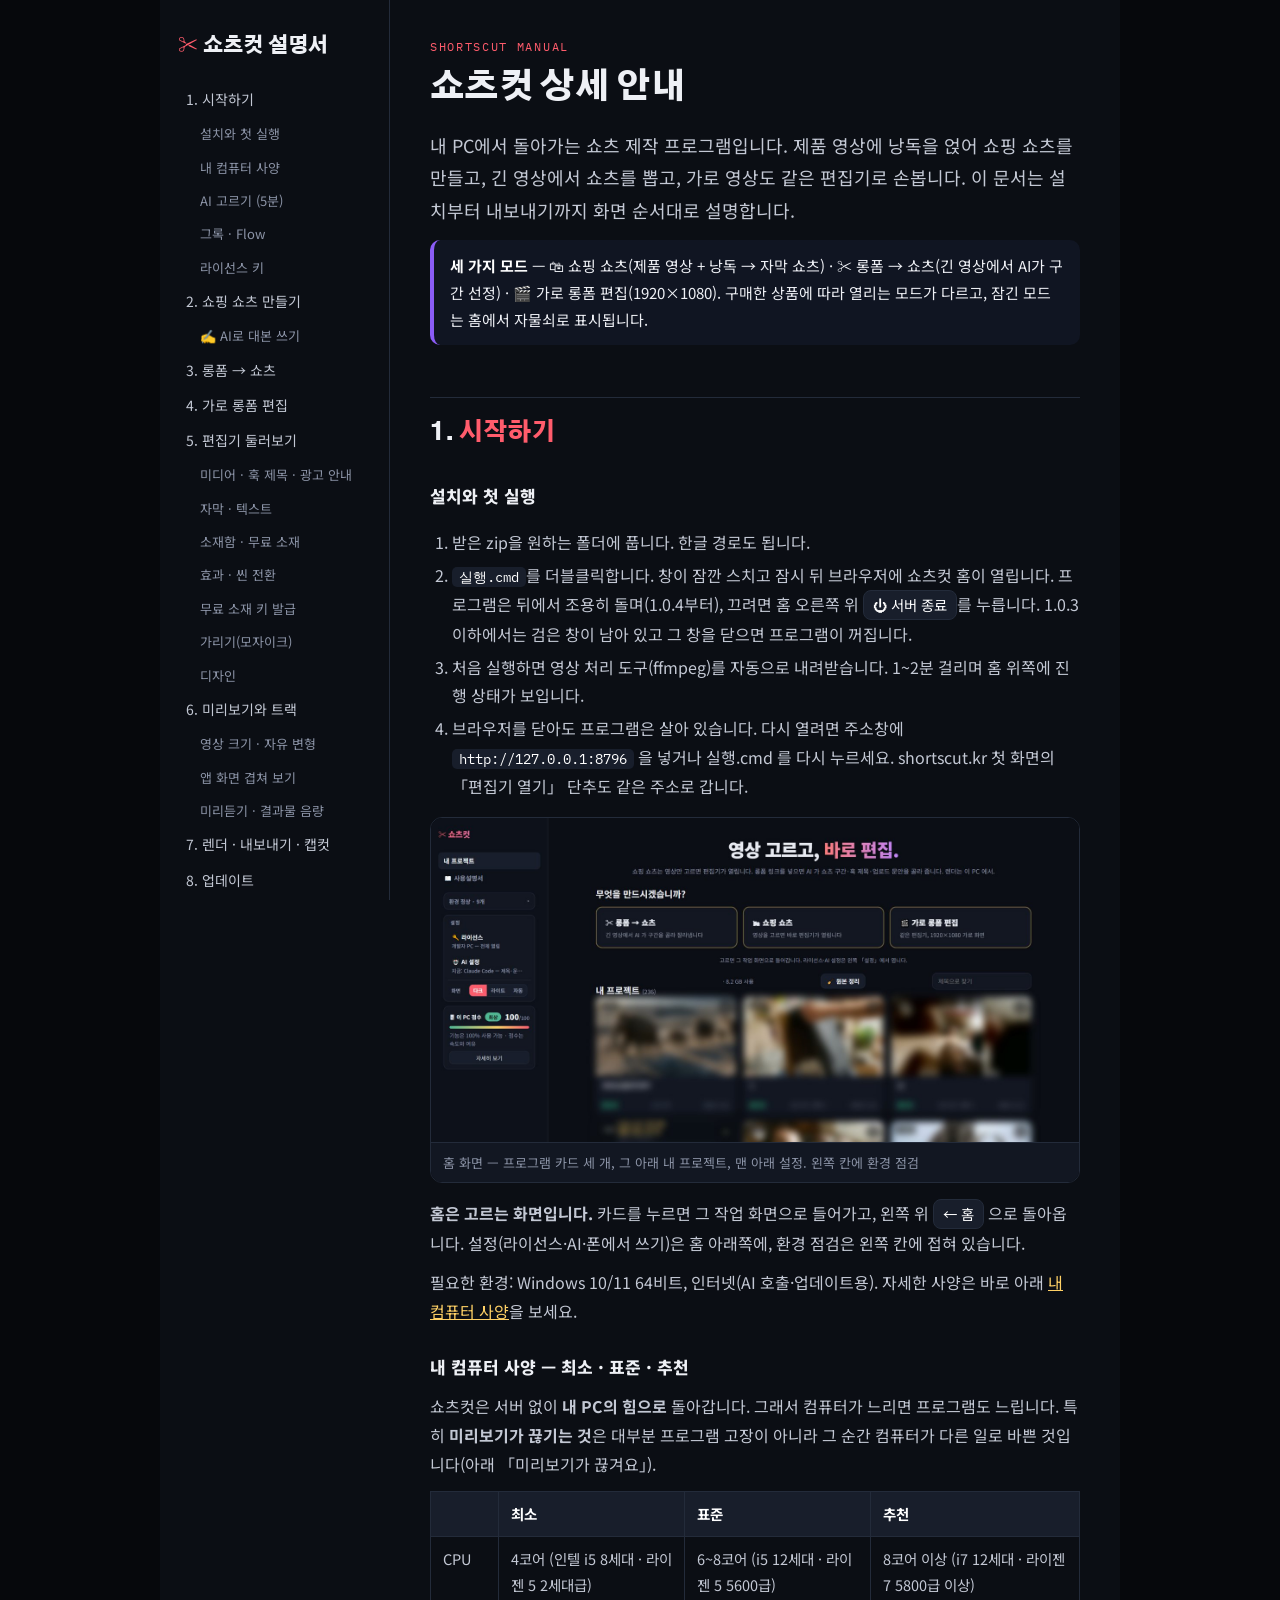
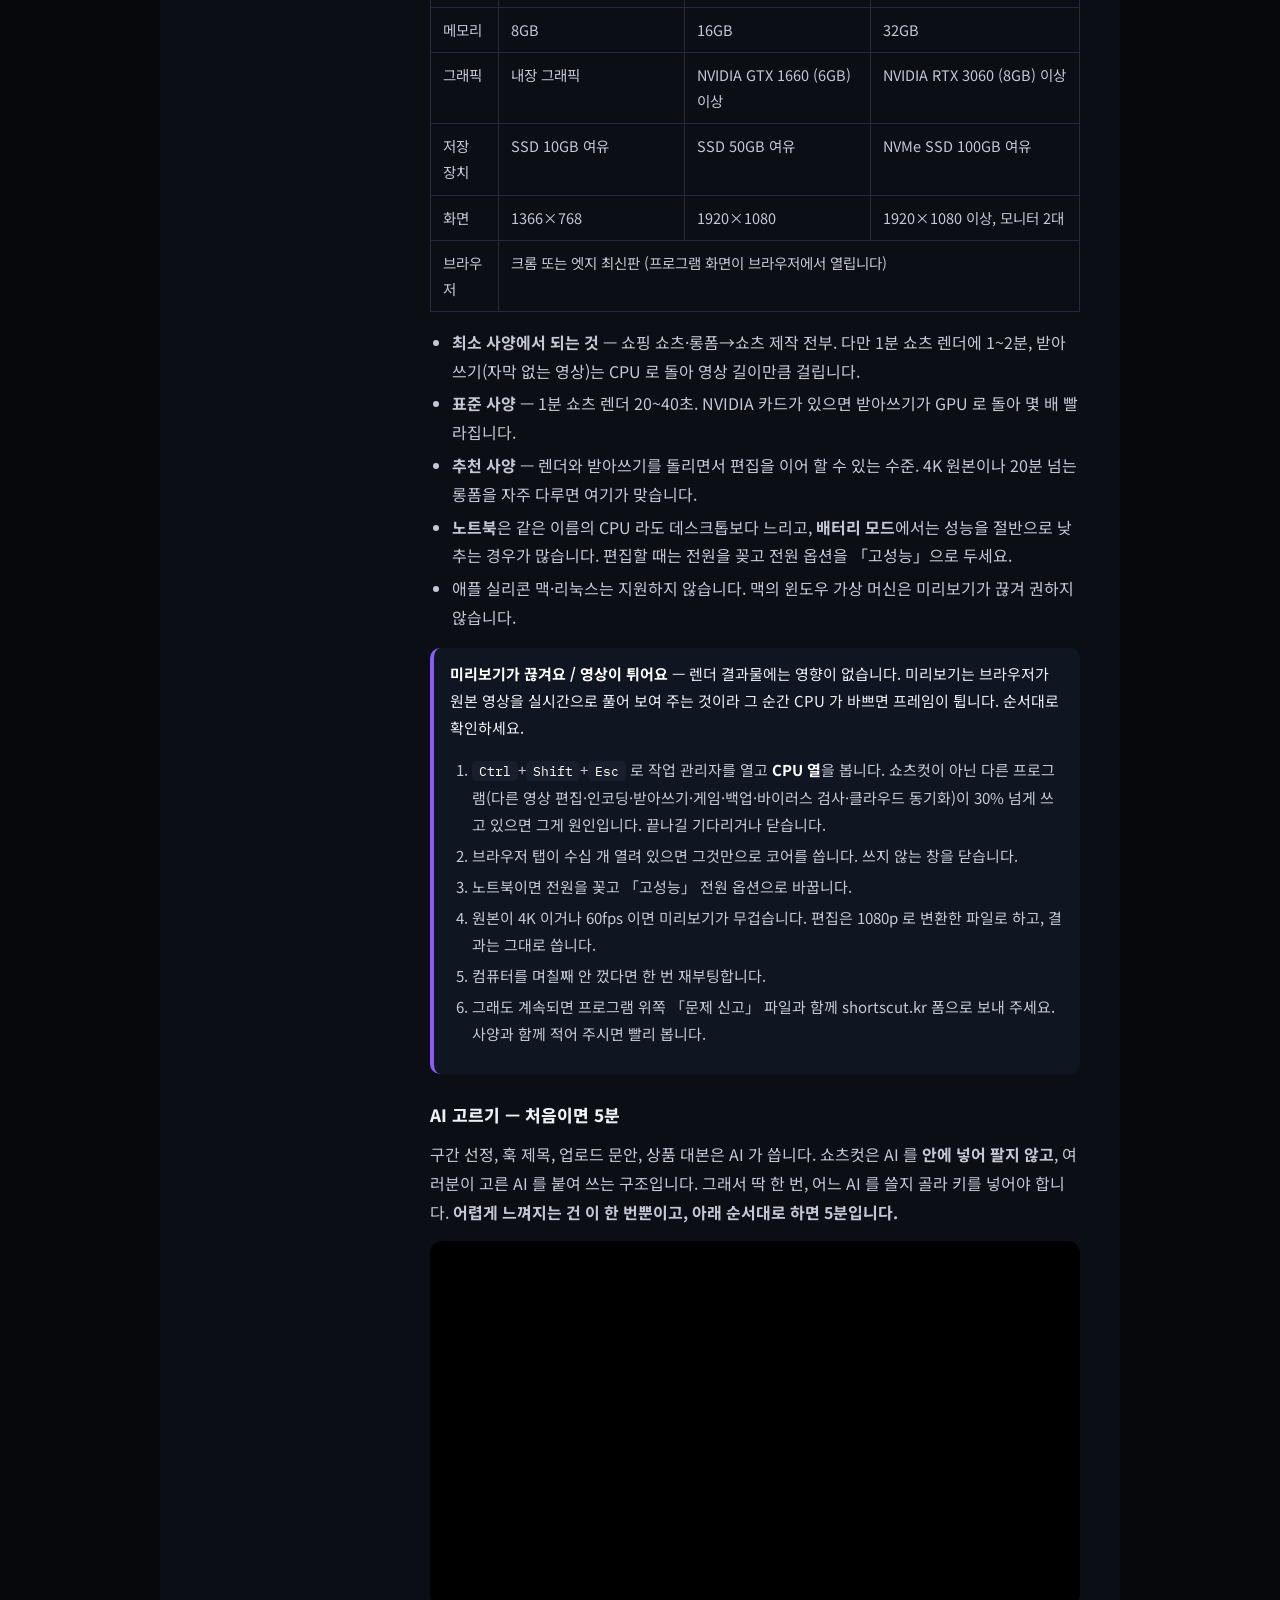
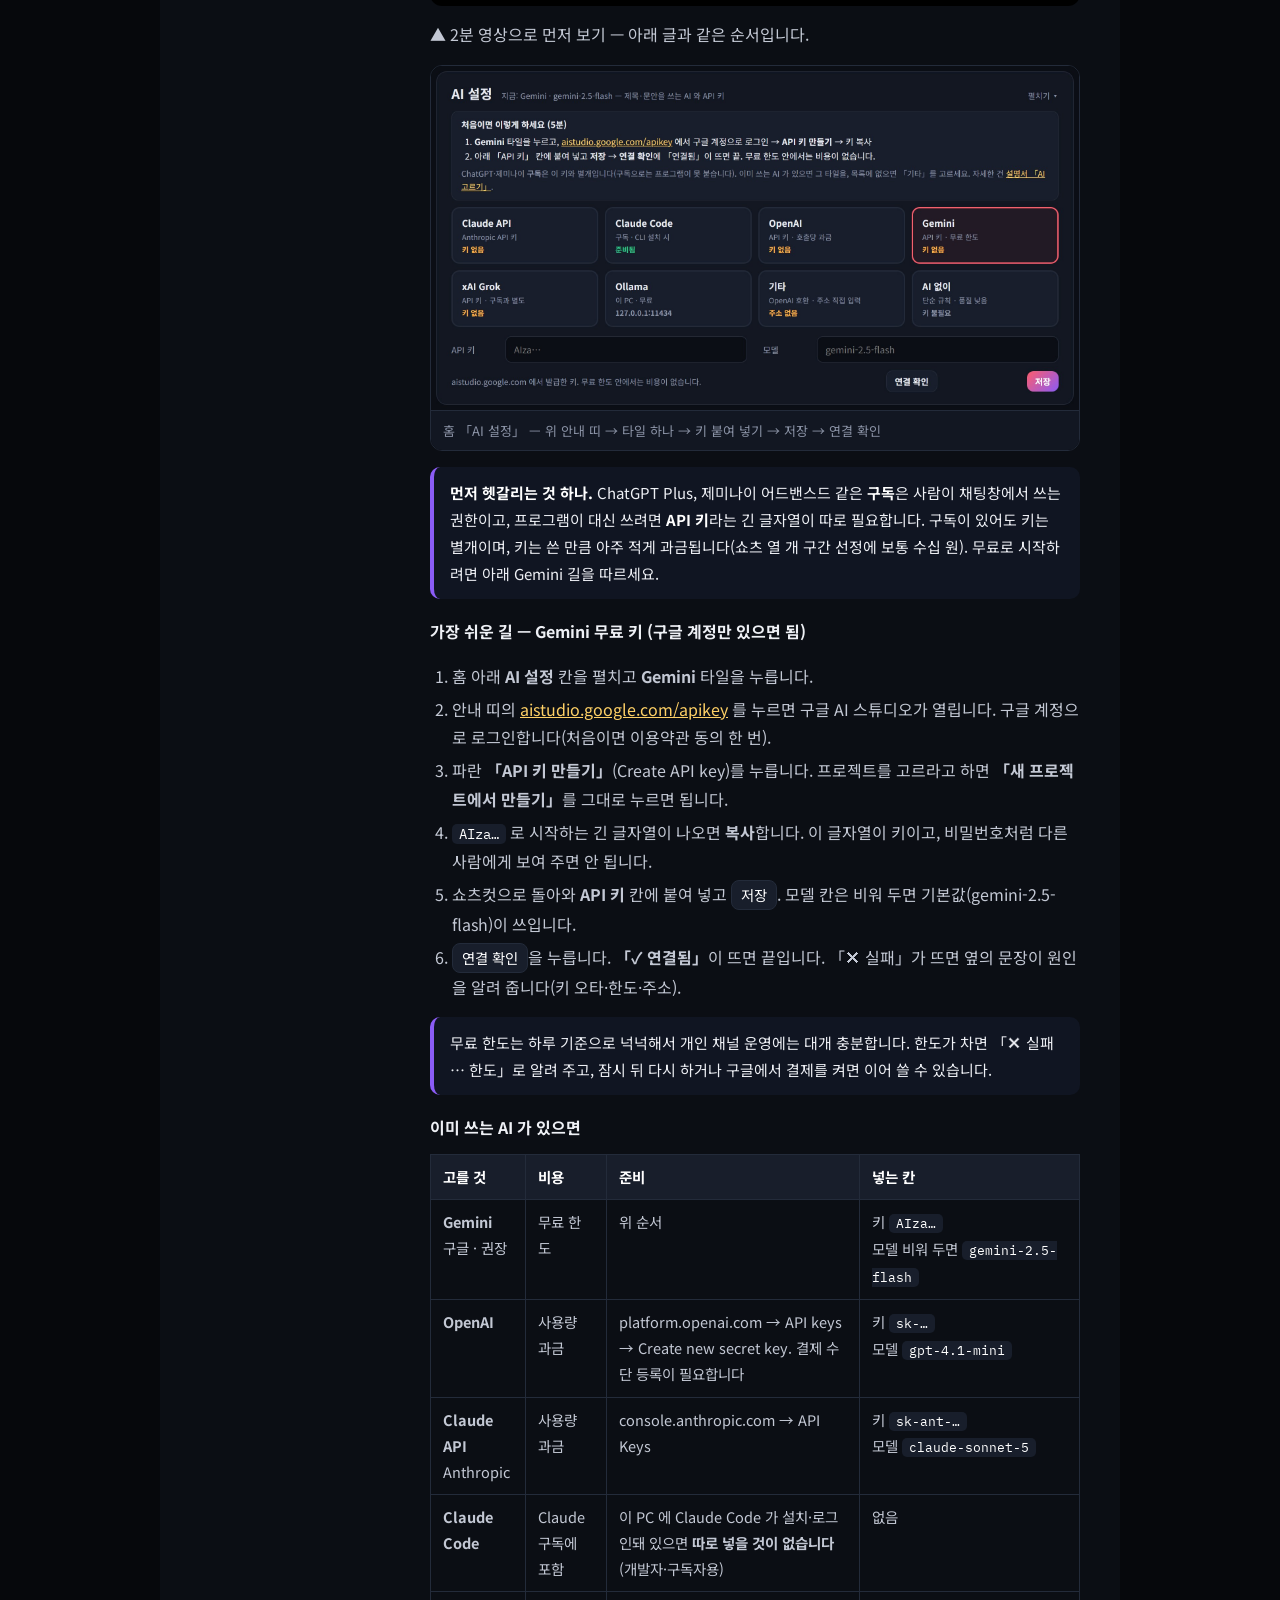
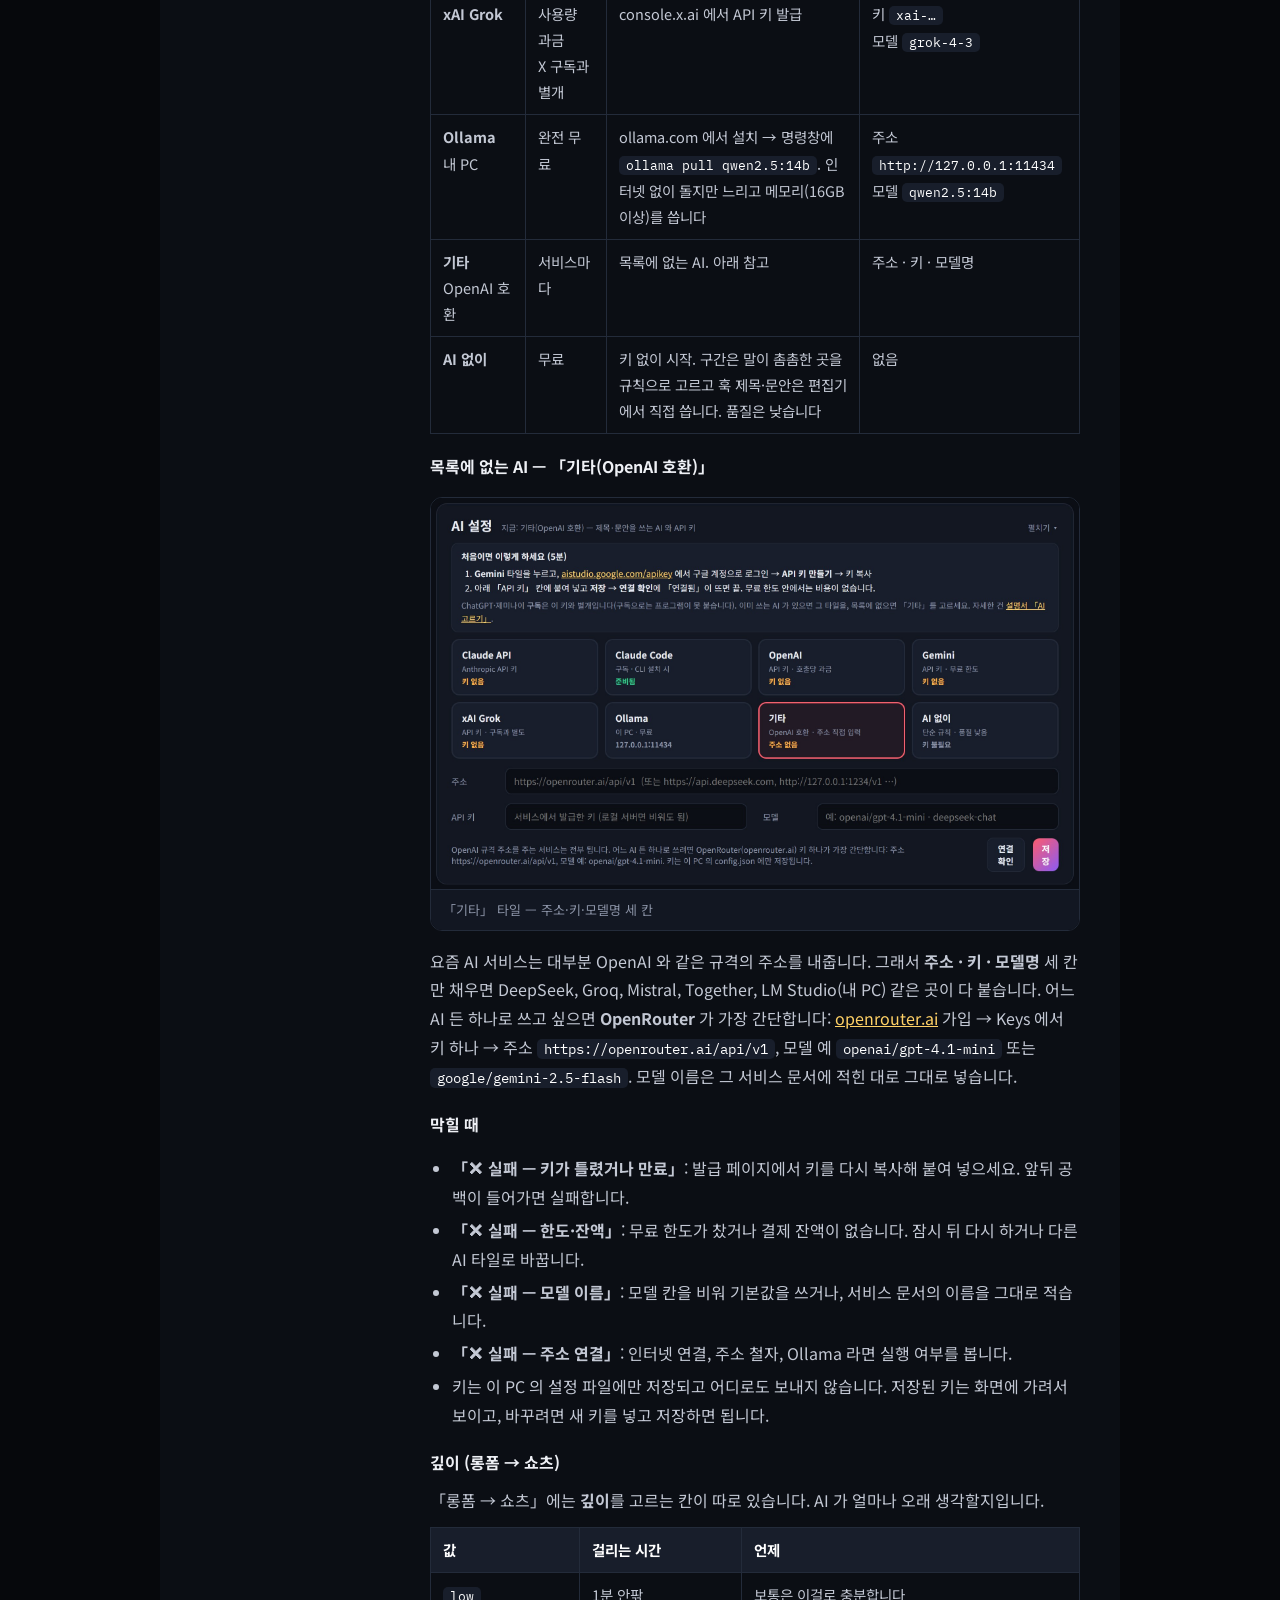
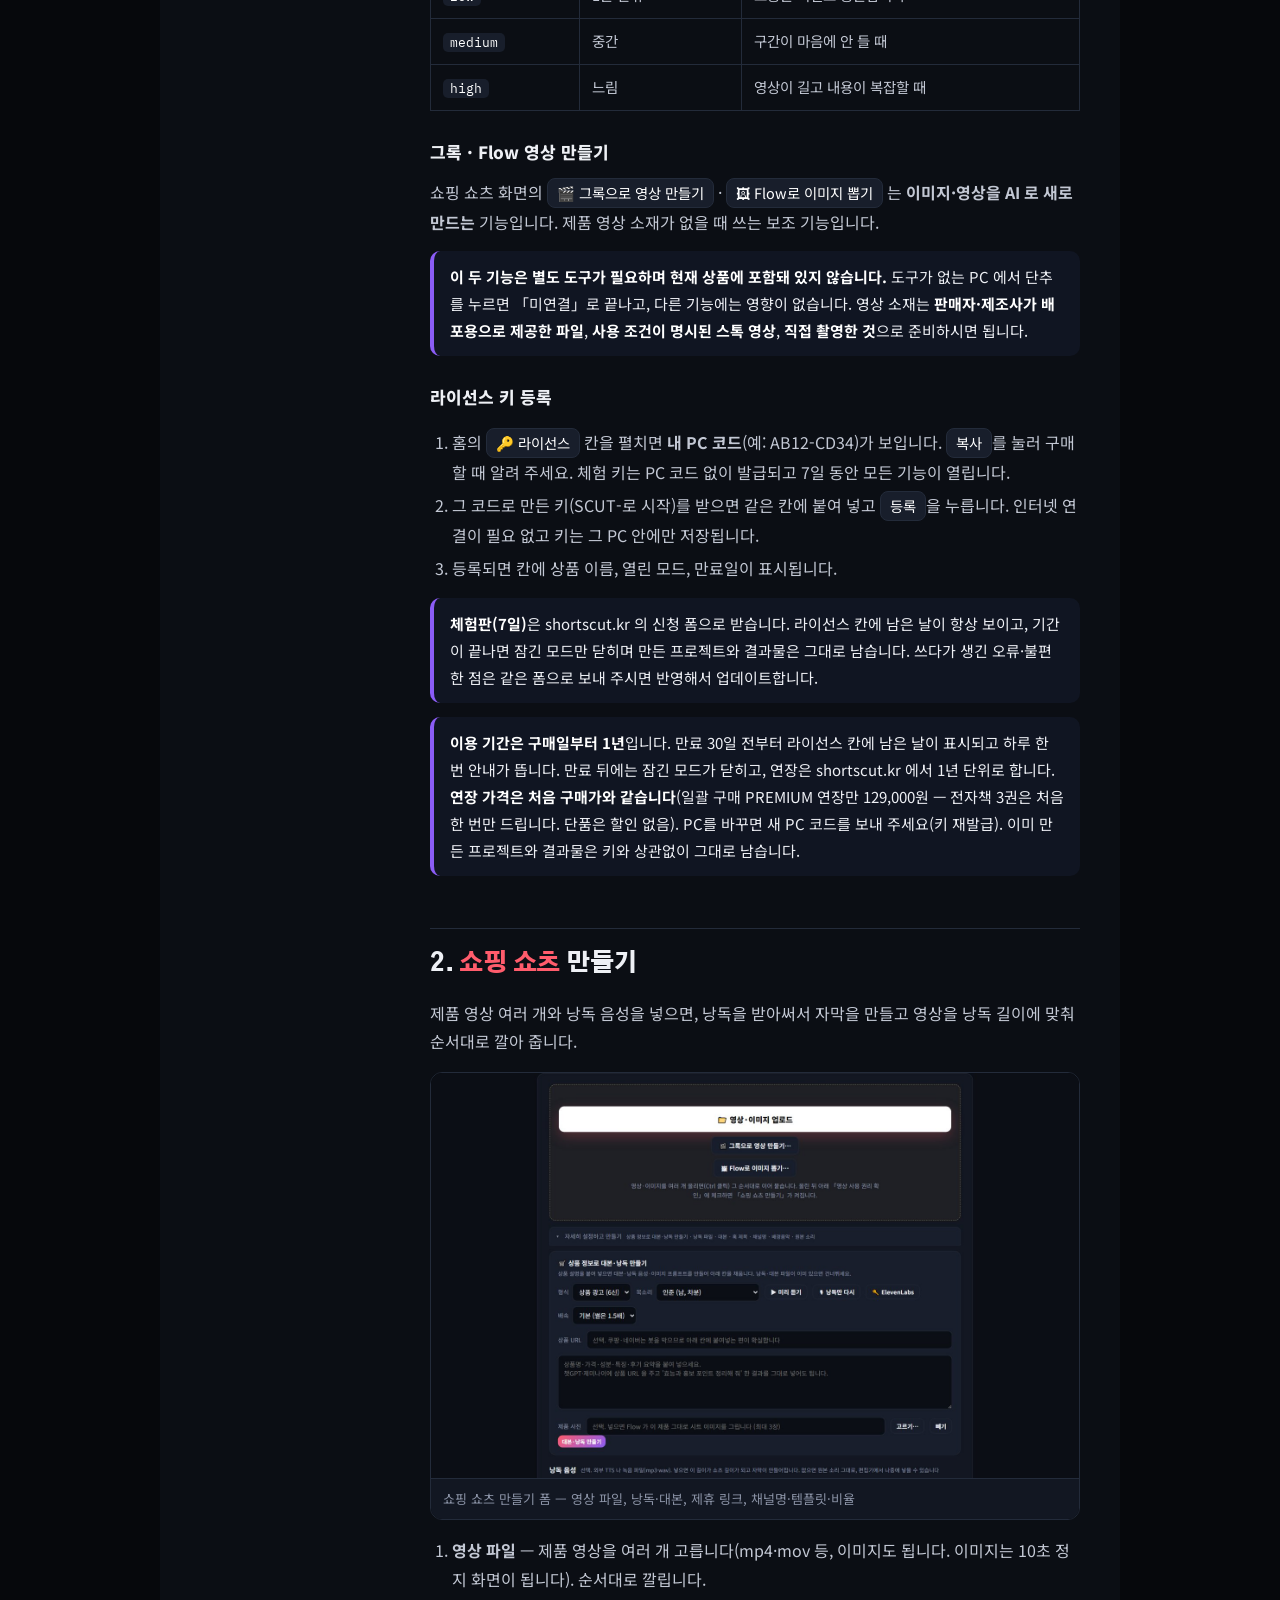
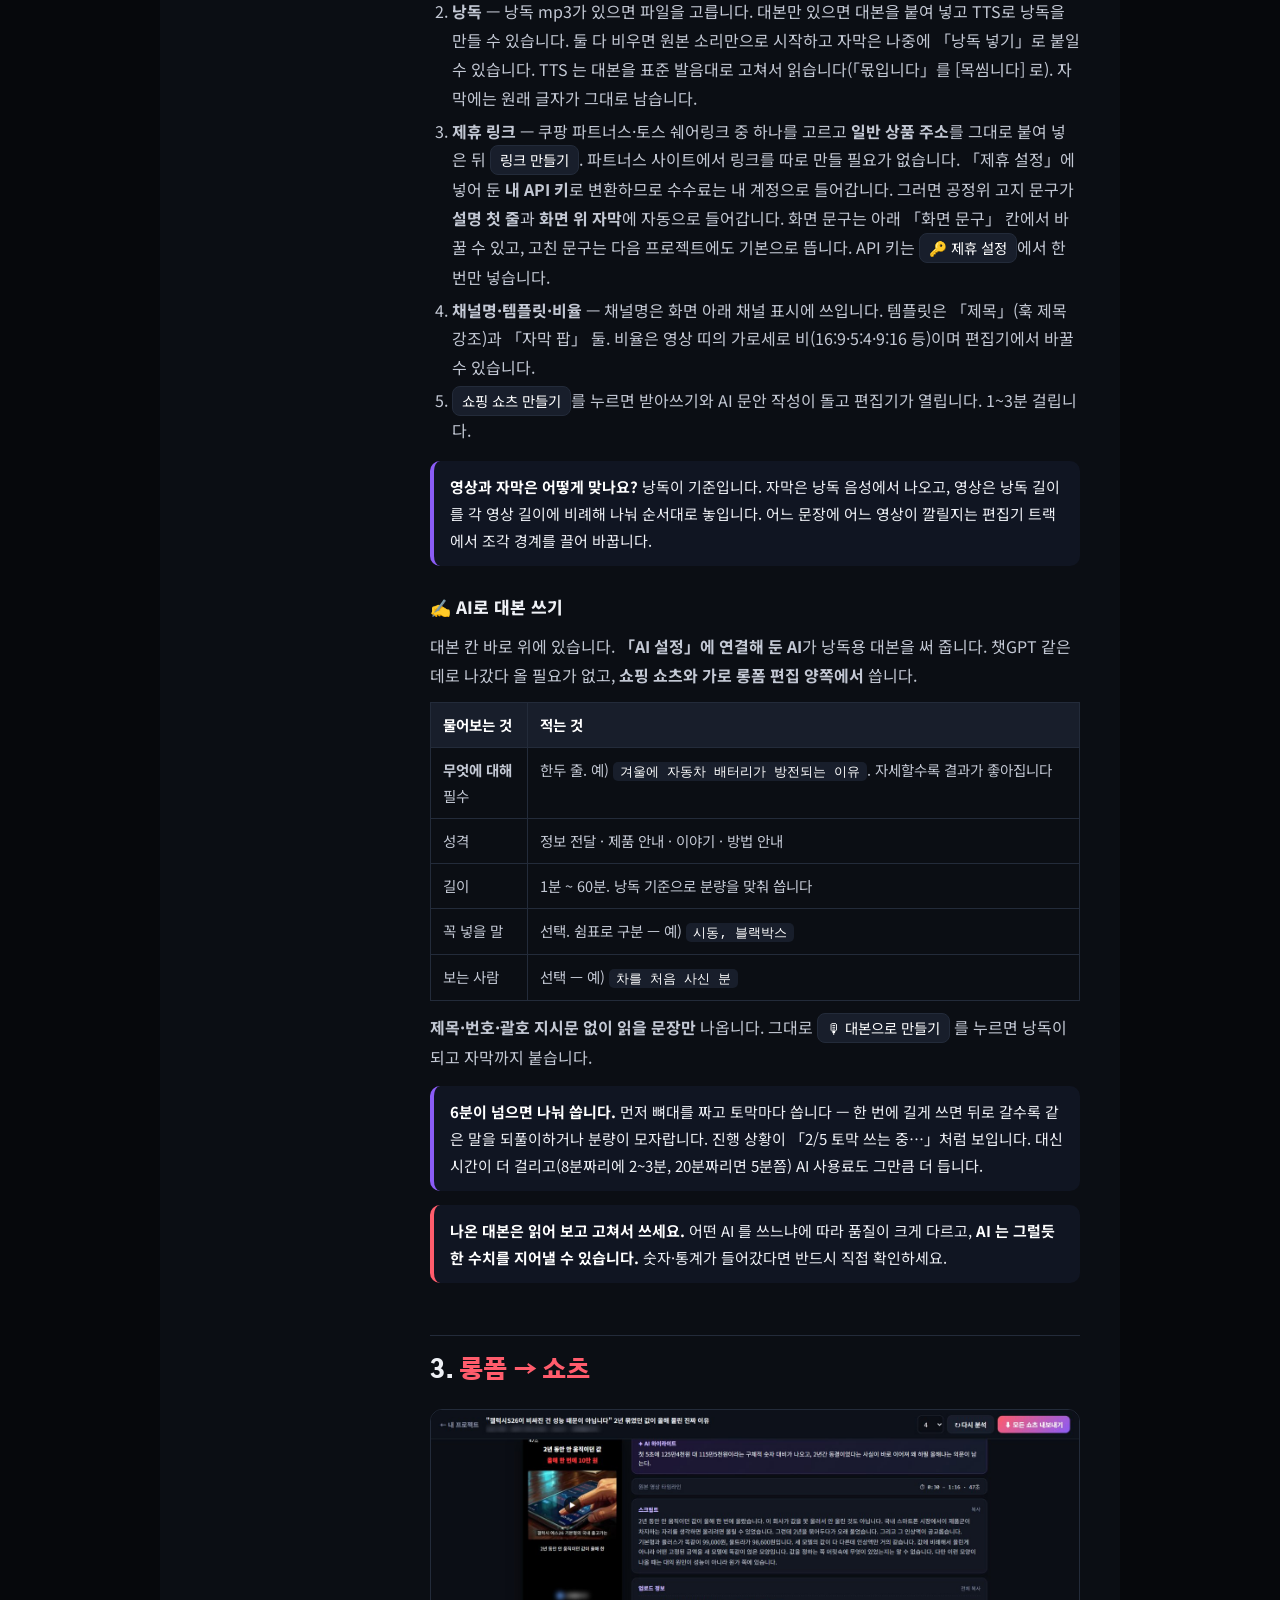
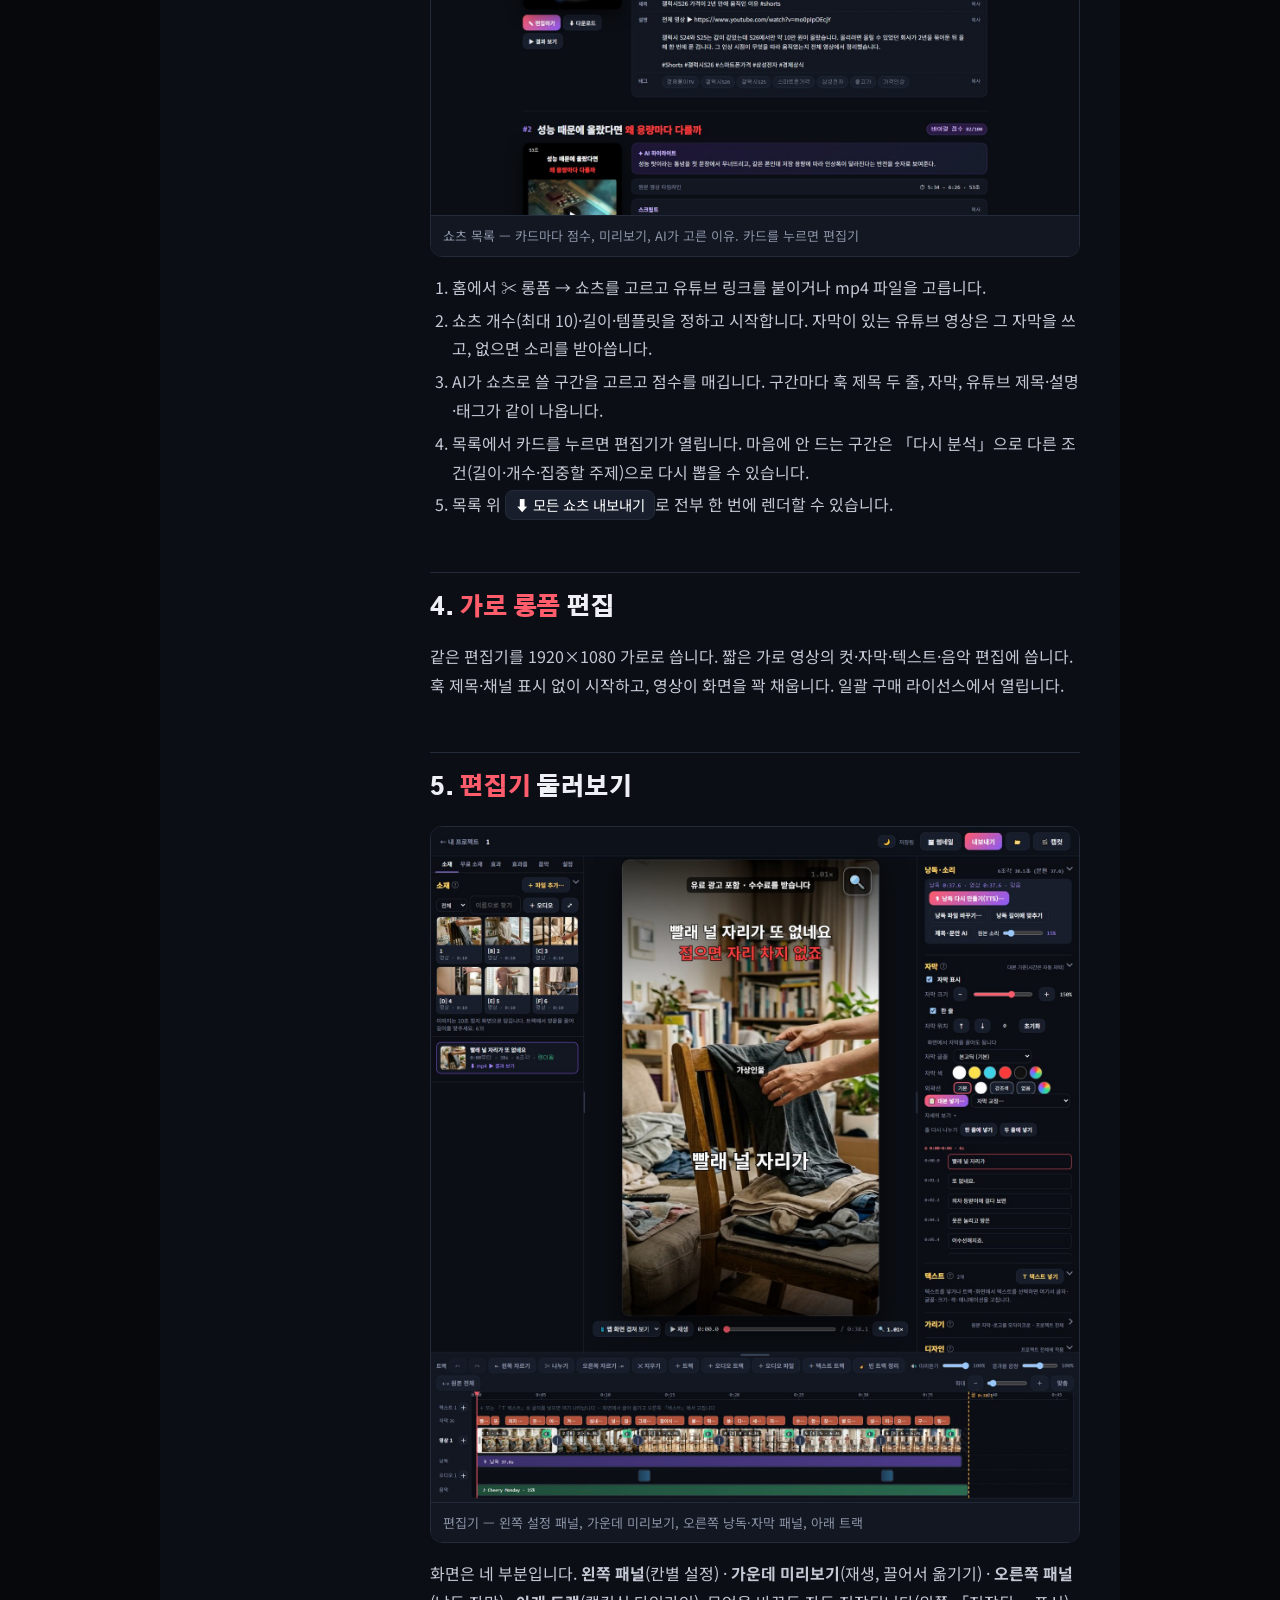
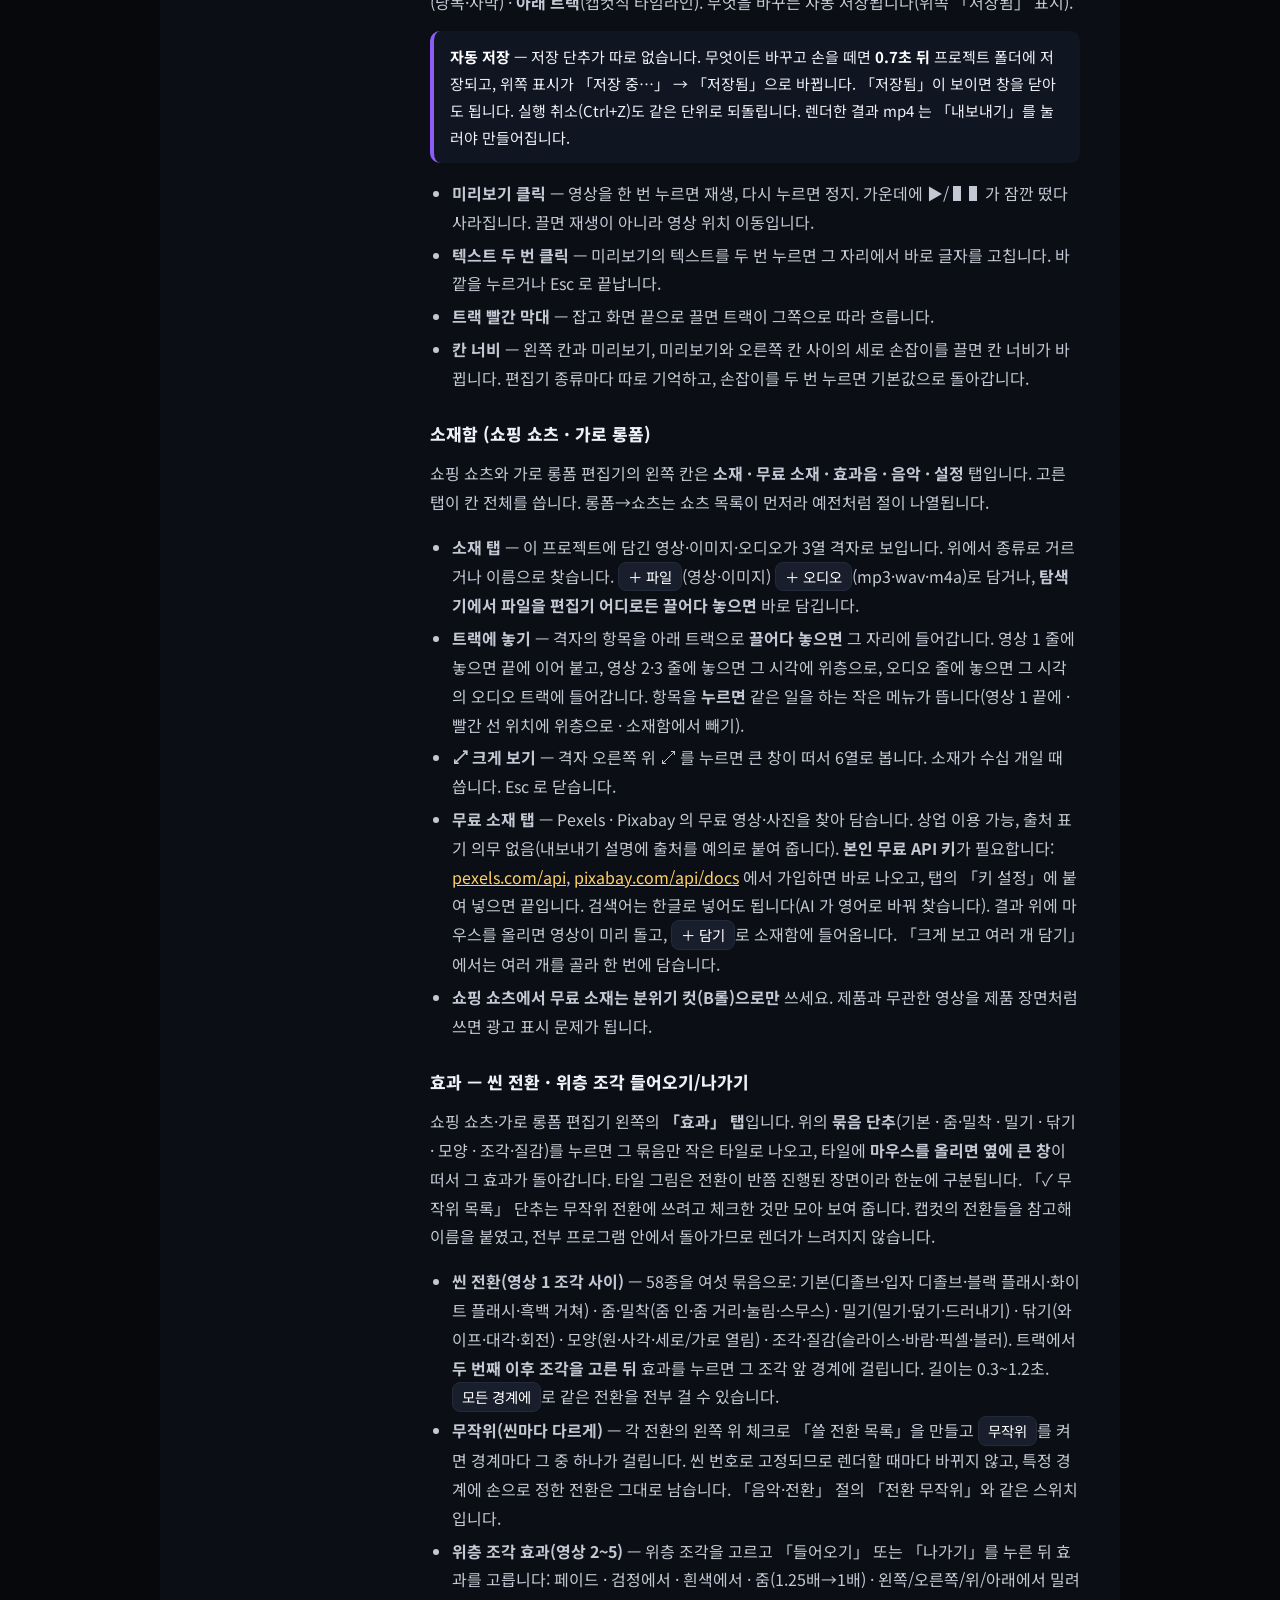
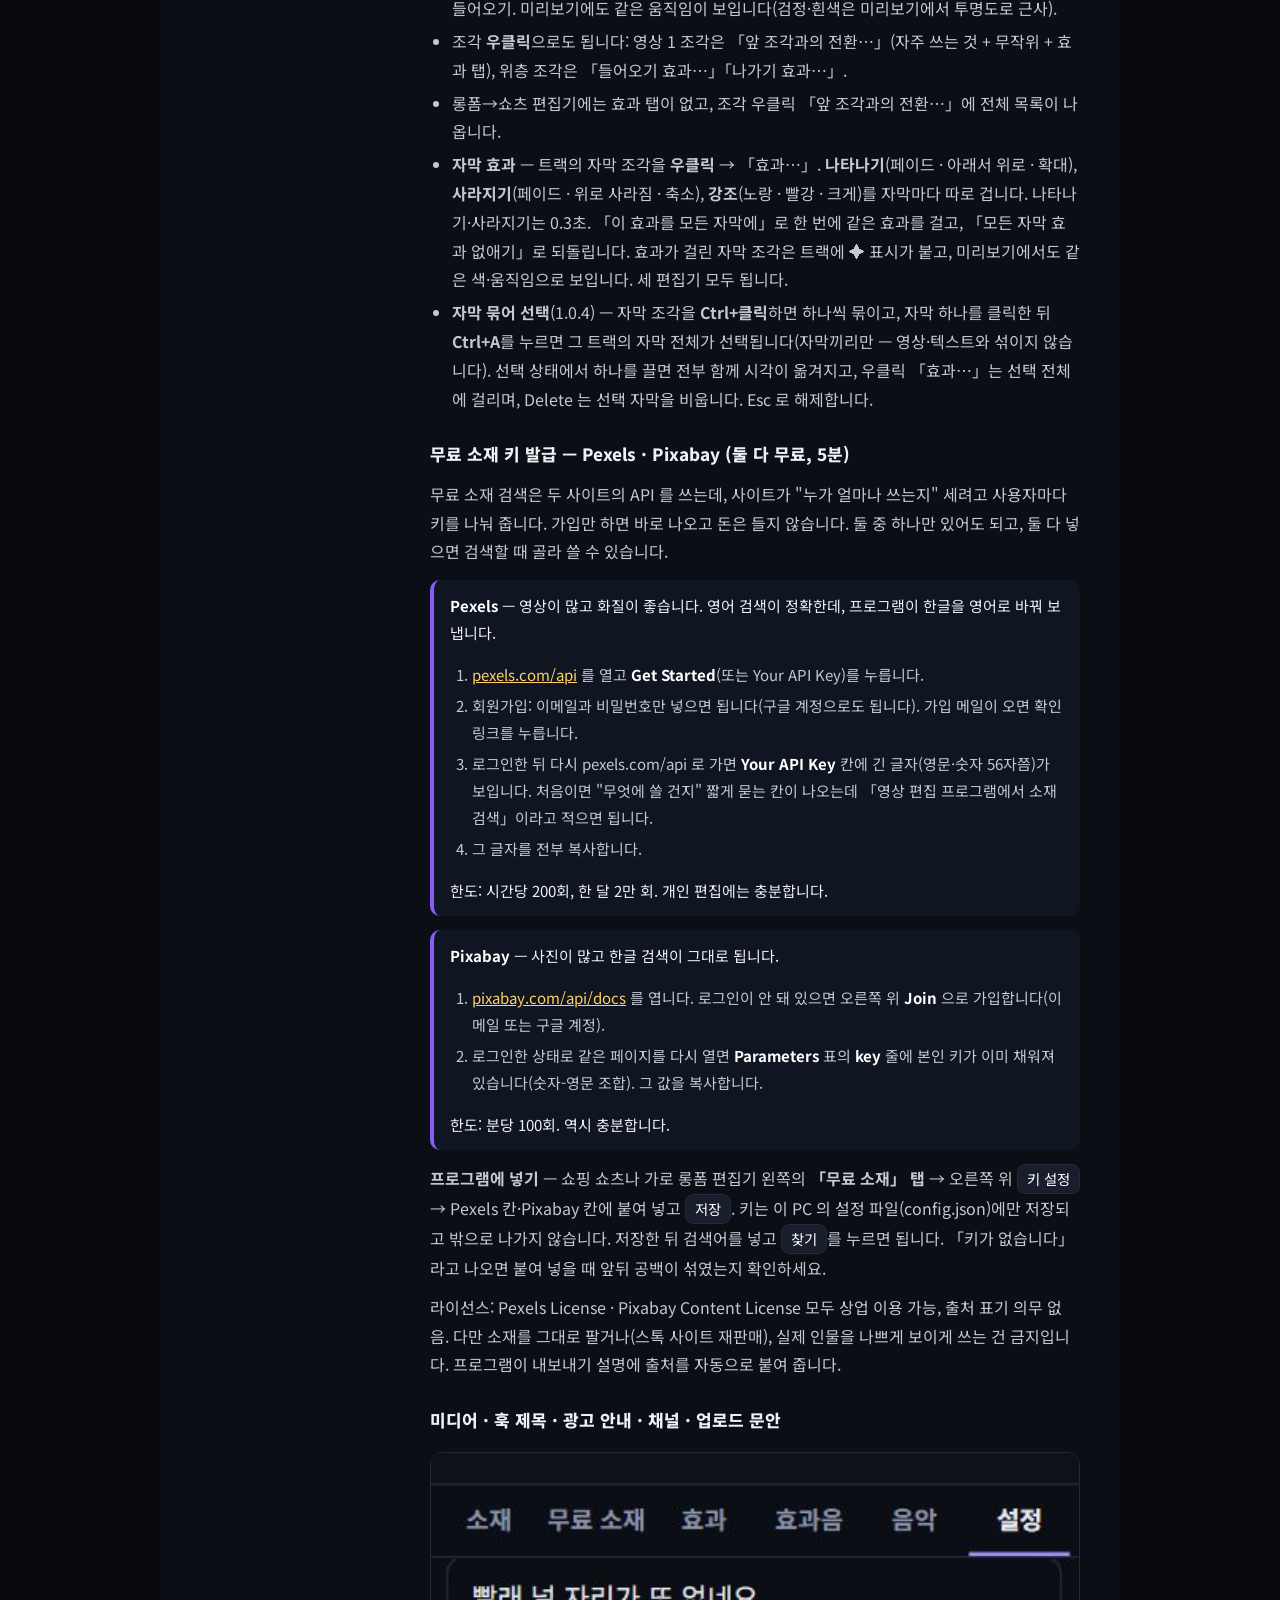
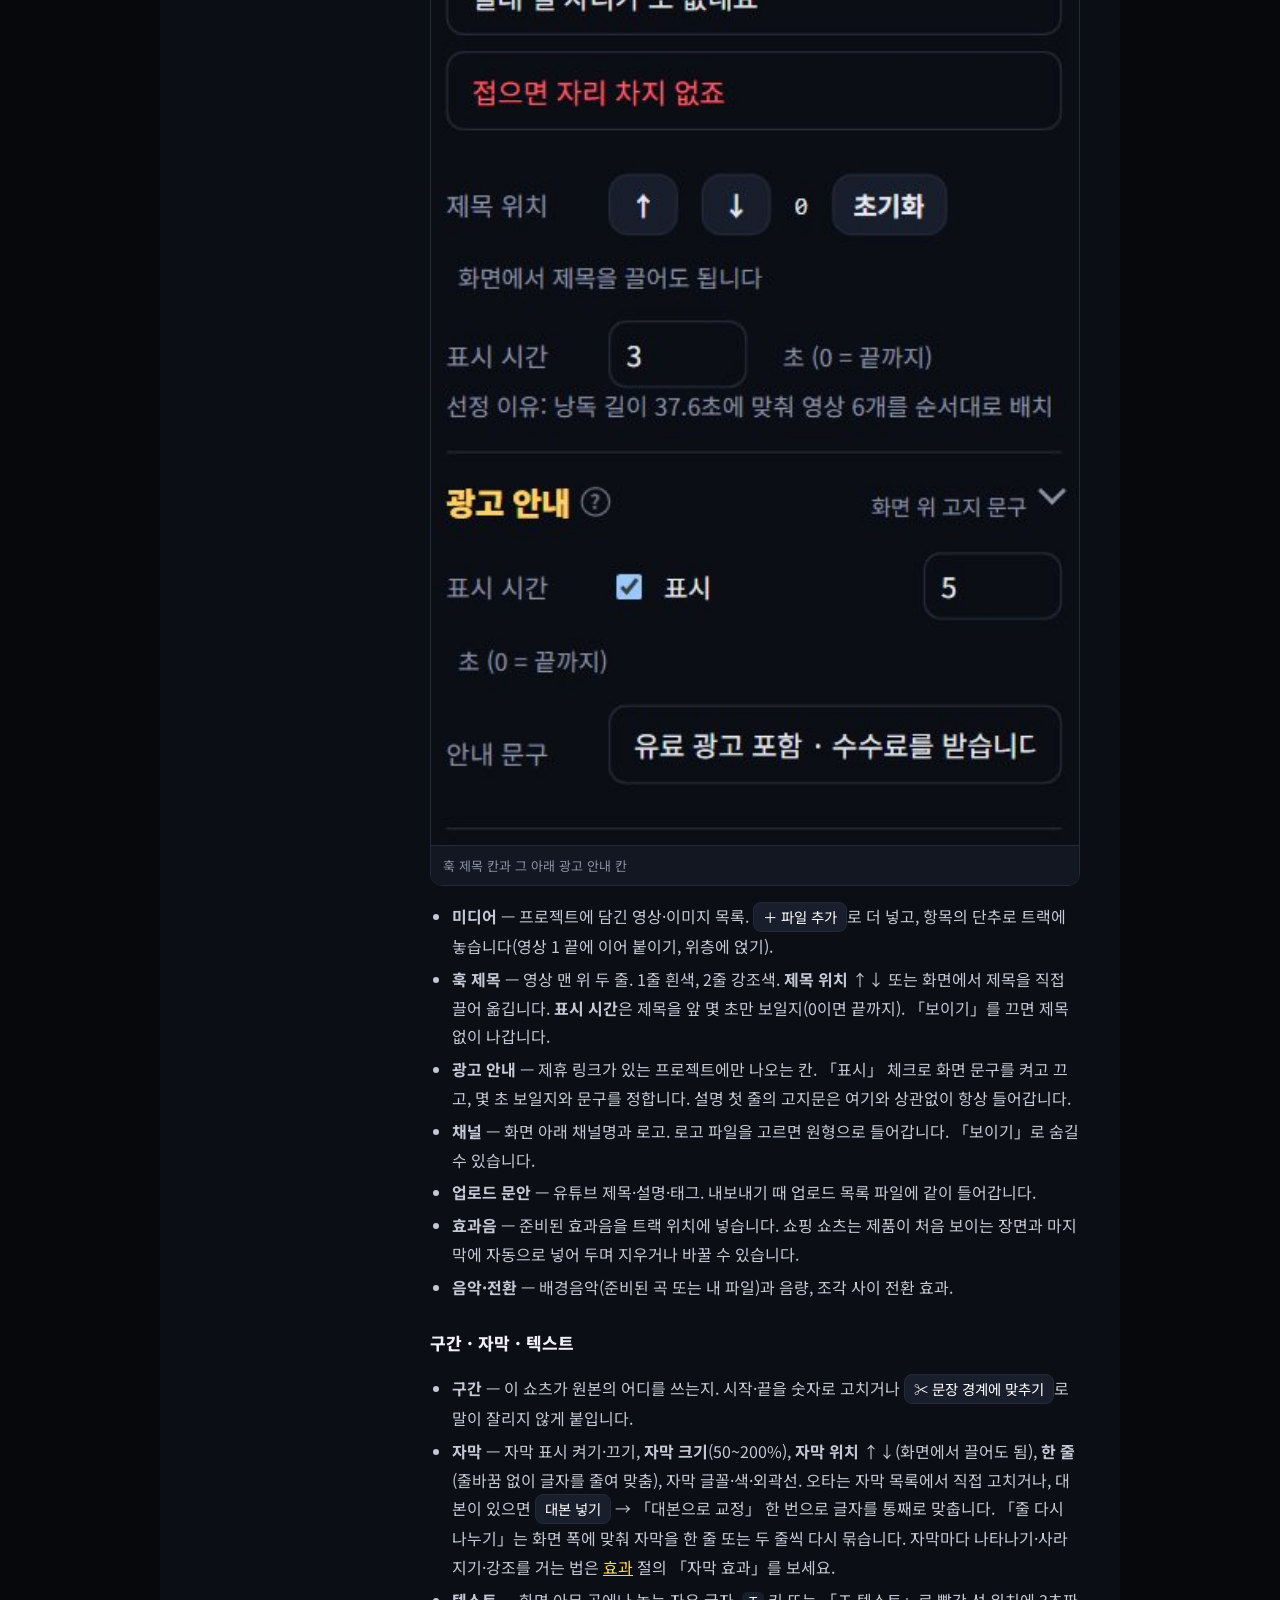
<file: guide/index.html>
<!doctype html>
<html lang="ko">
<head>
<meta charset="utf-8"><meta name="viewport" content="width=device-width, initial-scale=1"><meta name="google" content="notranslate">
<title>쇼츠컷 설명서 — 설치부터 내보내기까지</title>
<link rel="icon" href="/favicon.ico" sizes="any">
<link rel="icon" type="image/png" sizes="32x32" href="/favicon-32.png">
<link rel="icon" type="image/png" sizes="192x192" href="/icon-192.png">
<link rel="apple-touch-icon" href="/apple-touch-icon.png">
<meta name="description" content="쇼츠컷 ShortsCut 상세 안내. 설치, 라이선스, 쇼핑 쇼츠·롱폼→쇼츠 만들기, 편집기 각 칸, 가리기, 앱 화면 겹쳐 보기, 렌더와 내보내기, 자주 묻는 질문.">
<link rel="canonical" href="https://shortscut.kr/guide/">
<link rel="stylesheet" href="https://fonts.googleapis.com/css2?family=Gothic+A1:wght@800;900&family=Noto+Sans+KR:wght@400;500;700&family=IBM+Plex+Mono:wght@400;500&display=swap">
<style>
:root{--bg:#0b0e14;--bg2:#121722;--bg3:#181e2b;--line:#232b3a;--fg:#eef0f5;--fg2:#c3c8d4;--dim:#8b93a6;--acc:#ff5c6c;--acc2:#8b5cf6;--gold:#ffd166;--ok:#2ecf8e;
--mono:"IBM Plex Mono",Consolas,monospace;--sans:"Noto Sans KR","Malgun Gothic",sans-serif;--disp:"Gothic A1","Noto Sans KR",sans-serif}
*{box-sizing:border-box}body{margin:0;background:#06080c;color:var(--fg);font-family:var(--sans);font-size:16px;line-height:1.8;-webkit-font-smoothing:antialiased}
a{color:var(--gold)}.wrap{max-width:960px;margin:0 auto;background:var(--bg);display:grid;grid-template-columns:230px 1fr;min-height:100vh}
nav{border-right:1px solid var(--line);padding:28px 18px;position:sticky;top:0;height:100vh;overflow:auto;font-size:14px}
nav .brand{font-family:var(--disp);font-weight:900;font-size:20px;margin-bottom:18px}nav .brand i{font-style:normal;color:var(--acc)}
nav a{display:block;color:var(--fg2);text-decoration:none;padding:5px 8px;border-radius:8px}nav a:hover{background:var(--bg3);color:#fff}nav a.sub{padding-left:22px;font-size:13px;color:var(--dim)}
main{padding:36px 40px 80px;min-width:0}h1{font-family:var(--disp);font-size:34px;font-weight:900;letter-spacing:-.02em;margin:0 0 6px}
h2{font-family:var(--disp);font-size:24px;font-weight:900;margin:52px 0 12px;padding-top:14px;border-top:1px solid var(--line);letter-spacing:-.01em}h2 em{font-style:normal;color:var(--acc)}
h3{font-size:17px;font-weight:800;margin:26px 0 8px}p{margin:10px 0;color:var(--fg2)}ul,ol{color:var(--fg2);padding-left:22px}li{margin:4px 0}
.lead{font-size:18px;color:var(--fg2)}.eyebrow{font-family:var(--mono);font-size:12px;letter-spacing:.14em;color:var(--acc);text-transform:uppercase}
.shot{border:1px solid var(--line);border-radius:12px;overflow:hidden;margin:16px 0;background:#000}.shot img{display:block;width:100%}.cap{font-size:13px;color:var(--dim);padding:8px 12px;border-top:1px solid var(--line);background:var(--bg2)}
.note{background:#101522;border-left:4px solid var(--acc2);border-radius:10px;padding:12px 16px;margin:14px 0;font-size:15px}.note.warn{border-left-color:var(--acc)}.note b{color:#fff}
table{border-collapse:collapse;width:100%;font-size:14.5px;margin:12px 0}th,td{border:1px solid var(--line);padding:9px 12px;text-align:left;vertical-align:top}th{background:var(--bg3);color:#fff;font-weight:700}td{color:var(--fg2)}
kbd,code{font-family:var(--mono);font-size:.88em;background:var(--bg3);padding:1px 7px;border-radius:5px;color:#fff}
.btn{display:inline-block;background:var(--bg3);border:1px solid var(--line);border-radius:8px;padding:1px 9px;font-size:.9em;color:#fff;white-space:nowrap}
.foot{margin-top:60px;padding-top:18px;border-top:1px solid var(--line);font-size:13px;color:var(--dim);font-family:var(--mono)}
details{background:var(--bg2);border:1px solid var(--line);border-radius:10px;padding:10px 16px;margin:8px 0}summary{cursor:pointer;font-weight:700;color:#fff}details p{margin:8px 0 2px}
@media(max-width:820px){.wrap{grid-template-columns:1fr}nav{position:static;height:auto;border-right:0;border-bottom:1px solid var(--line)}main{padding:24px 18px 60px}}
</style>
<style>
.legalfoot{margin-top:26px;padding-top:20px;border-top:1px solid #232b3a;
  font:400 13px/1.95 "Noto Sans KR","Malgun Gothic",sans-serif;color:#8b93a6;letter-spacing:0}
.legalfoot b{color:#c3c8d4;font-weight:700}
.legalfoot a{color:#ffd166;text-decoration:none}
.legalfoot a:hover{text-decoration:underline}
.legalfoot .todo{color:#ff8a95;background:rgba(255,92,108,.12);
  border:1px dashed rgba(255,92,108,.5);border-radius:6px;padding:1px 7px;font-size:12px}
</style></head>
<body translate="no"><div class="wrap">
<nav>
  <div class="brand"><i>✂</i> 쇼츠컷 설명서</div>
  <a href="#start">1. 시작하기</a><a class="sub" href="#install">설치와 첫 실행</a><a class="sub" href="#spec">내 컴퓨터 사양</a><a class="sub" href="#ai">AI 고르기 (5분)</a><a class="sub" href="#genai">그록 · Flow</a><a class="sub" href="#license">라이선스 키</a>
  <a href="#shop">2. 쇼핑 쇼츠 만들기</a><a class="sub" href="#scriptai">✍ AI로 대본 쓰기</a>
  <a href="#long">3. 롱폼 → 쇼츠</a>
  <a href="#wide">4. 가로 롱폼 편집</a>
  <a href="#editor">5. 편집기 둘러보기</a><a class="sub" href="#p-media">미디어 · 훅 제목 · 광고 안내</a><a class="sub" href="#p-sub">자막 · 텍스트</a><a class="sub" href="#p-bin">소재함 · 무료 소재</a><a class="sub" href="#p-fx">효과 · 씬 전환</a><a class="sub" href="#stock-key">무료 소재 키 발급</a><a class="sub" href="#p-mask">가리기(모자이크)</a><a class="sub" href="#p-design">디자인</a>
  <a href="#preview">6. 미리보기와 트랙</a><a class="sub" href="#size">영상 크기 · 자유 변형</a><a class="sub" href="#safezone">앱 화면 겹쳐 보기</a><a class="sub" href="#volume">미리듣기 · 결과물 음량</a>
  <a href="#render">7. 렌더 · 내보내기 · 캡컷</a>
  <a href="#update">8. 업데이트</a>
  <a href="#faq">9. 자주 묻는 질문</a>
  <a href="#rules">10. 꼭 지킬 것</a>
  <p style="margin-top:22px"><a href="../">← 쇼츠컷 소개로</a></p>
</nav>
<main>
<div class="eyebrow">ShortsCut Manual</div>
<h1>쇼츠컷 상세 안내</h1>
<p class="lead">내 PC에서 돌아가는 쇼츠 제작 프로그램입니다. 제품 영상에 낭독을 얹어 쇼핑 쇼츠를 만들고, 긴 영상에서 쇼츠를 뽑고, 가로 영상도 같은 편집기로 손봅니다. 이 문서는 설치부터 내보내기까지 화면 순서대로 설명합니다.</p>
<div class="note"><b>세 가지 모드</b> — 🛍 쇼핑 쇼츠(제품 영상 + 낭독 → 자막 쇼츠) · ✂ 롱폼 → 쇼츠(긴 영상에서 AI가 구간 선정) · 🎬 가로 롱폼 편집(1920×1080). 구매한 상품에 따라 열리는 모드가 다르고, 잠긴 모드는 홈에서 자물쇠로 표시됩니다.</div>

<h2 id="start">1. <em>시작하기</em></h2>
<h3 id="install">설치와 첫 실행</h3>
<ol>
<li>받은 zip을 원하는 폴더에 풉니다. 한글 경로도 됩니다.</li>
<li><code>실행.cmd</code>를 더블클릭합니다. 창이 잠깐 스치고 잠시 뒤 브라우저에 쇼츠컷 홈이 열립니다. 프로그램은 뒤에서 조용히 돌며(1.0.4부터), 끄려면 홈 오른쪽 위 <span class="btn">⏻ 서버 종료</span>를 누릅니다. 1.0.3 이하에서는 검은 창이 남아 있고 그 창을 닫으면 프로그램이 꺼집니다.</li>
<li>처음 실행하면 영상 처리 도구(ffmpeg)를 자동으로 내려받습니다. 1~2분 걸리며 홈 위쪽에 진행 상태가 보입니다.</li>
<li>브라우저를 닫아도 프로그램은 살아 있습니다. 다시 열려면 주소창에 <code>http://127.0.0.1:8796</code> 을 넣거나 실행.cmd 를 다시 누르세요. shortscut.kr 첫 화면의 「편집기 열기」 단추도 같은 주소로 갑니다.</li>
</ol>
<div class="shot"><img src="img/01_home.jpg" alt="홈 화면 — 프로그램 카드 세 개, 그 아래 내 프로젝트, 맨 아래 설정. 왼쪽 칸에 환경 점검" loading="lazy"><div class="cap">홈 화면 — 프로그램 카드 세 개, 그 아래 내 프로젝트, 맨 아래 설정. 왼쪽 칸에 환경 점검</div></div>
<p><b>홈은 고르는 화면입니다.</b> 카드를 누르면 그 작업 화면으로 들어가고, 왼쪽 위 <span class="btn">← 홈</span> 으로 돌아옵니다. 설정(라이선스·AI·폰에서 쓰기)은 홈 아래쪽에, 환경 점검은 왼쪽 칸에 접혀 있습니다.</p>
<p>필요한 환경: Windows 10/11 64비트, 인터넷(AI 호출·업데이트용). 자세한 사양은 바로 아래 <a href="#spec">내 컴퓨터 사양</a>을 보세요.</p>

<h3 id="spec">내 컴퓨터 사양 — 최소 · 표준 · 추천</h3>
<p>쇼츠컷은 서버 없이 <b>내 PC의 힘으로</b> 돌아갑니다. 그래서 컴퓨터가 느리면 프로그램도 느립니다. 특히 <b>미리보기가 끊기는 것</b>은 대부분 프로그램 고장이 아니라 그 순간 컴퓨터가 다른 일로 바쁜 것입니다(아래 「미리보기가 끊겨요」).</p>
<table>
<tr><th></th><th>최소</th><th>표준</th><th>추천</th></tr>
<tr><td>CPU</td><td>4코어 (인텔 i5 8세대 · 라이젠 5 2세대급)</td><td>6~8코어 (i5 12세대 · 라이젠 5 5600급)</td><td>8코어 이상 (i7 12세대 · 라이젠 7 5800급 이상)</td></tr>
<tr><td>메모리</td><td>8GB</td><td>16GB</td><td>32GB</td></tr>
<tr><td>그래픽</td><td>내장 그래픽</td><td>NVIDIA GTX 1660 (6GB) 이상</td><td>NVIDIA RTX 3060 (8GB) 이상</td></tr>
<tr><td>저장 장치</td><td>SSD 10GB 여유</td><td>SSD 50GB 여유</td><td>NVMe SSD 100GB 여유</td></tr>
<tr><td>화면</td><td>1366×768</td><td>1920×1080</td><td>1920×1080 이상, 모니터 2대</td></tr>
<tr><td>브라우저</td><td colspan="3">크롬 또는 엣지 최신판 (프로그램 화면이 브라우저에서 열립니다)</td></tr>
</table>
<ul>
<li><b>최소 사양에서 되는 것</b> — 쇼핑 쇼츠·롱폼→쇼츠 제작 전부. 다만 1분 쇼츠 렌더에 1~2분, 받아쓰기(자막 없는 영상)는 CPU 로 돌아 영상 길이만큼 걸립니다.</li>
<li><b>표준 사양</b> — 1분 쇼츠 렌더 20~40초. NVIDIA 카드가 있으면 받아쓰기가 GPU 로 돌아 몇 배 빨라집니다.</li>
<li><b>추천 사양</b> — 렌더와 받아쓰기를 돌리면서 편집을 이어 할 수 있는 수준. 4K 원본이나 20분 넘는 롱폼을 자주 다루면 여기가 맞습니다.</li>
<li><b>노트북</b>은 같은 이름의 CPU 라도 데스크톱보다 느리고, <b>배터리 모드</b>에서는 성능을 절반으로 낮추는 경우가 많습니다. 편집할 때는 전원을 꽂고 전원 옵션을 「고성능」으로 두세요.</li>
<li>애플 실리콘 맥·리눅스는 지원하지 않습니다. 맥의 윈도우 가상 머신은 미리보기가 끊겨 권하지 않습니다.</li>
</ul>
<div class="note"><b>미리보기가 끊겨요 / 영상이 튀어요</b> — 렌더 결과물에는 영향이 없습니다. 미리보기는 브라우저가 원본 영상을 실시간으로 풀어 보여 주는 것이라 그 순간 CPU 가 바쁘면 프레임이 튑니다. 순서대로 확인하세요.
<ol>
<li><kbd>Ctrl</kbd>+<kbd>Shift</kbd>+<kbd>Esc</kbd> 로 작업 관리자를 열고 <b>CPU 열</b>을 봅니다. 쇼츠컷이 아닌 다른 프로그램(다른 영상 편집·인코딩·받아쓰기·게임·백업·바이러스 검사·클라우드 동기화)이 30% 넘게 쓰고 있으면 그게 원인입니다. 끝나길 기다리거나 닫습니다.</li>
<li>브라우저 탭이 수십 개 열려 있으면 그것만으로 코어를 씁니다. 쓰지 않는 창을 닫습니다.</li>
<li>노트북이면 전원을 꽂고 「고성능」 전원 옵션으로 바꿉니다.</li>
<li>원본이 4K 이거나 60fps 이면 미리보기가 무겁습니다. 편집은 1080p 로 변환한 파일로 하고, 결과는 그대로 씁니다.</li>
<li>컴퓨터를 며칠째 안 껐다면 한 번 재부팅합니다.</li>
<li>그래도 계속되면 프로그램 위쪽 「문제 신고」 파일과 함께 shortscut.kr 폼으로 보내 주세요. 사양과 함께 적어 주시면 빨리 봅니다.</li>
</ol></div>

<h3 id="ai">AI 고르기 — 처음이면 5분</h3>
<p>구간 선정, 훅 제목, 업로드 문안, 상품 대본은 AI 가 씁니다. 쇼츠컷은 AI 를 <b>안에 넣어 팔지 않고</b>, 여러분이 고른 AI 를 붙여 쓰는 구조입니다. 그래서 딱 한 번, 어느 AI 를 쓸지 골라 키를 넣어야 합니다. <b>어렵게 느껴지는 건 이 한 번뿐이고, 아래 순서대로 하면 5분입니다.</b></p>
<div style="aspect-ratio:16/9;max-width:860px;border-radius:12px;overflow:hidden;background:#000;margin:14px 0"><iframe src="https://www.youtube-nocookie.com/embed/_qJywpuD7jU?rel=0" title="AI 설정, 처음이면 5분" loading="lazy" allow="accelerometer; autoplay; clipboard-write; encrypted-media; gyroscope; picture-in-picture" allowfullscreen style="width:100%;height:100%;border:0;display:block"></iframe></div>
<p class="small dim">▲ 2분 영상으로 먼저 보기 — 아래 글과 같은 순서입니다.</p>
<div class="shot"><img src="img/09_ai.jpg" alt="홈 「AI 설정」 — 위 안내 띠 → 타일 하나 → 키 붙여 넣기 → 저장 → 연결 확인" loading="lazy"><div class="cap">홈 「AI 설정」 — 위 안내 띠 → 타일 하나 → 키 붙여 넣기 → 저장 → 연결 확인</div></div>

<div class="note"><b>먼저 헷갈리는 것 하나.</b> ChatGPT Plus, 제미나이 어드밴스드 같은 <b>구독</b>은 사람이 채팅창에서 쓰는 권한이고, 프로그램이 대신 쓰려면 <b>API 키</b>라는 긴 글자열이 따로 필요합니다. 구독이 있어도 키는 별개이며, 키는 쓴 만큼 아주 적게 과금됩니다(쇼츠 열 개 구간 선정에 보통 수십 원). 무료로 시작하려면 아래 Gemini 길을 따르세요.</div>

<h4 style="margin:18px 0 6px">가장 쉬운 길 — Gemini 무료 키 (구글 계정만 있으면 됨)</h4>
<ol>
<li>홈 아래 <b>AI 설정</b> 칸을 펼치고 <b>Gemini</b> 타일을 누릅니다.</li>
<li>안내 띠의 <a href="https://aistudio.google.com/apikey" target="_blank" rel="noopener">aistudio.google.com/apikey</a> 를 누르면 구글 AI 스튜디오가 열립니다. 구글 계정으로 로그인합니다(처음이면 이용약관 동의 한 번).</li>
<li>파란 <b>「API 키 만들기」</b>(Create API key)를 누릅니다. 프로젝트를 고르라고 하면 <b>「새 프로젝트에서 만들기」</b>를 그대로 누르면 됩니다.</li>
<li><code>AIza…</code> 로 시작하는 긴 글자열이 나오면 <b>복사</b>합니다. 이 글자열이 키이고, 비밀번호처럼 다른 사람에게 보여 주면 안 됩니다.</li>
<li>쇼츠컷으로 돌아와 <b>API 키</b> 칸에 붙여 넣고 <span class="btn">저장</span>. 모델 칸은 비워 두면 기본값(gemini-2.5-flash)이 쓰입니다.</li>
<li><span class="btn">연결 확인</span>을 누릅니다. <b>「✓ 연결됨」</b>이 뜨면 끝입니다. 「✕ 실패」가 뜨면 옆의 문장이 원인을 알려 줍니다(키 오타·한도·주소).</li>
</ol>
<div class="note">무료 한도는 하루 기준으로 넉넉해서 개인 채널 운영에는 대개 충분합니다. 한도가 차면 「✕ 실패 … 한도」로 알려 주고, 잠시 뒤 다시 하거나 구글에서 결제를 켜면 이어 쓸 수 있습니다.</div>

<h4 style="margin:18px 0 6px">이미 쓰는 AI 가 있으면</h4>
<table><tr><th>고를 것</th><th>비용</th><th>준비</th><th>넣는 칸</th></tr>
<tr><td><b>Gemini</b><br><span class="dim">구글 · 권장</span></td><td>무료 한도</td><td>위 순서</td><td>키 <code>AIza…</code><br>모델 비워 두면 <code>gemini-2.5-flash</code></td></tr>
<tr><td><b>OpenAI</b></td><td>사용량 과금</td><td>platform.openai.com → API keys → Create new secret key. 결제 수단 등록이 필요합니다</td><td>키 <code>sk-…</code><br>모델 <code>gpt-4.1-mini</code></td></tr>
<tr><td><b>Claude API</b><br><span class="dim">Anthropic</span></td><td>사용량 과금</td><td>console.anthropic.com → API Keys</td><td>키 <code>sk-ant-…</code><br>모델 <code>claude-sonnet-5</code></td></tr>
<tr><td><b>Claude Code</b></td><td>Claude 구독에 포함</td><td>이 PC 에 Claude Code 가 설치·로그인돼 있으면 <b>따로 넣을 것이 없습니다</b>(개발자·구독자용)</td><td>없음</td></tr>
<tr><td><b>xAI Grok</b></td><td>사용량 과금<br><span class="dim">X 구독과 별개</span></td><td>console.x.ai 에서 API 키 발급</td><td>키 <code>xai-…</code><br>모델 <code>grok-4-3</code></td></tr>
<tr><td><b>Ollama</b><br><span class="dim">내 PC</span></td><td>완전 무료</td><td>ollama.com 에서 설치 → 명령창에 <code>ollama pull qwen2.5:14b</code>. 인터넷 없이 돌지만 느리고 메모리(16GB 이상)를 씁니다</td><td>주소 <code>http://127.0.0.1:11434</code><br>모델 <code>qwen2.5:14b</code></td></tr>
<tr><td><b>기타</b><br><span class="dim">OpenAI 호환</span></td><td>서비스마다</td><td>목록에 없는 AI. 아래 참고</td><td>주소 · 키 · 모델명</td></tr>
<tr><td><b>AI 없이</b></td><td>무료</td><td>키 없이 시작. 구간은 말이 촘촘한 곳을 규칙으로 고르고 훅 제목·문안은 편집기에서 직접 씁니다. 품질은 낮습니다</td><td>없음</td></tr>
</table>

<h4 style="margin:18px 0 6px">목록에 없는 AI — 「기타(OpenAI 호환)」</h4>
<div class="shot"><img src="img/10_ai_compat.jpg" alt="「기타」 타일 — 주소·키·모델명 세 칸" loading="lazy"><div class="cap">「기타」 타일 — 주소·키·모델명 세 칸</div></div>
<p>요즘 AI 서비스는 대부분 OpenAI 와 같은 규격의 주소를 내줍니다. 그래서 <b>주소 · 키 · 모델명</b> 세 칸만 채우면 DeepSeek, Groq, Mistral, Together, LM Studio(내 PC) 같은 곳이 다 붙습니다. 어느 AI 든 하나로 쓰고 싶으면 <b>OpenRouter</b> 가 가장 간단합니다: <a href="https://openrouter.ai" target="_blank" rel="noopener">openrouter.ai</a> 가입 → Keys 에서 키 하나 → 주소 <code>https://openrouter.ai/api/v1</code>, 모델 예 <code>openai/gpt-4.1-mini</code> 또는 <code>google/gemini-2.5-flash</code>. 모델 이름은 그 서비스 문서에 적힌 대로 그대로 넣습니다.</p>

<h4 style="margin:18px 0 6px">막힐 때</h4>
<ul>
<li><b>「✕ 실패 — 키가 틀렸거나 만료」</b>: 발급 페이지에서 키를 다시 복사해 붙여 넣으세요. 앞뒤 공백이 들어가면 실패합니다.</li>
<li><b>「✕ 실패 — 한도·잔액」</b>: 무료 한도가 찼거나 결제 잔액이 없습니다. 잠시 뒤 다시 하거나 다른 AI 타일로 바꿉니다.</li>
<li><b>「✕ 실패 — 모델 이름」</b>: 모델 칸을 비워 기본값을 쓰거나, 서비스 문서의 이름을 그대로 적습니다.</li>
<li><b>「✕ 실패 — 주소 연결」</b>: 인터넷 연결, 주소 철자, Ollama 라면 실행 여부를 봅니다.</li>
<li>키는 이 PC 의 설정 파일에만 저장되고 어디로도 보내지 않습니다. 저장된 키는 화면에 가려서 보이고, 바꾸려면 새 키를 넣고 저장하면 됩니다.</li>
</ul>

<h4 style="margin:18px 0 6px">깊이 (롱폼 → 쇼츠)</h4>
<p>「롱폼 → 쇼츠」에는 <b>깊이</b>를 고르는 칸이 따로 있습니다. AI 가 얼마나 오래 생각할지입니다.</p>
<table><tr><th>값</th><th>걸리는 시간</th><th>언제</th></tr>
<tr><td><code>low</code></td><td>1분 안팎</td><td>보통은 이걸로 충분합니다</td></tr>
<tr><td><code>medium</code></td><td>중간</td><td>구간이 마음에 안 들 때</td></tr>
<tr><td><code>high</code></td><td>느림</td><td>영상이 길고 내용이 복잡할 때</td></tr></table>

<h3 id="genai">그록 · Flow 영상 만들기</h3>
<p>쇼핑 쇼츠 화면의 <span class="btn">🎬 그록으로 영상 만들기</span> · <span class="btn">🖼 Flow로 이미지 뽑기</span> 는 <b>이미지·영상을 AI 로 새로 만드는</b> 기능입니다. 제품 영상 소재가 없을 때 쓰는 보조 기능입니다.</p>
<div class="note"><b>이 두 기능은 별도 도구가 필요하며 현재 상품에 포함돼 있지 않습니다.</b> 도구가 없는 PC 에서 단추를 누르면 「미연결」로 끝나고, 다른 기능에는 영향이 없습니다. 영상 소재는 <b>판매자·제조사가 배포용으로 제공한 파일</b>, <b>사용 조건이 명시된 스톡 영상</b>, <b>직접 촬영한 것</b>으로 준비하시면 됩니다.</div>

<h3 id="license">라이선스 키 등록</h3>
<ol>
<li>홈의 <span class="btn">🔑 라이선스</span> 칸을 펼치면 <b>내 PC 코드</b>(예: AB12-CD34)가 보입니다. <span class="btn">복사</span>를 눌러 구매할 때 알려 주세요. 체험 키는 PC 코드 없이 발급되고 7일 동안 모든 기능이 열립니다.</li>
<li>그 코드로 만든 키(SCUT-로 시작)를 받으면 같은 칸에 붙여 넣고 <span class="btn">등록</span>을 누릅니다. 인터넷 연결이 필요 없고 키는 그 PC 안에만 저장됩니다.</li>
<li>등록되면 칸에 상품 이름, 열린 모드, 만료일이 표시됩니다.</li>
</ol>
<div class="note"><b>체험판(7일)</b>은 shortscut.kr 의 신청 폼으로 받습니다. 라이선스 칸에 남은 날이 항상 보이고, 기간이 끝나면 잠긴 모드만 닫히며 만든 프로젝트와 결과물은 그대로 남습니다. 쓰다가 생긴 오류·불편한 점은 같은 폼으로 보내 주시면 반영해서 업데이트합니다.</div>
<div class="note"><b>이용 기간은 구매일부터 1년</b>입니다. 만료 30일 전부터 라이선스 칸에 남은 날이 표시되고 하루 한 번 안내가 뜹니다. 만료 뒤에는 잠긴 모드가 닫히고, 연장은 shortscut.kr 에서 1년 단위로 합니다. <b>연장 가격은 처음 구매가와 같습니다</b>(일괄 구매 PREMIUM 연장만 129,000원 — 전자책 3권은 처음 한 번만 드립니다. 단품은 할인 없음). PC를 바꾸면 새 PC 코드를 보내 주세요(키 재발급). 이미 만든 프로젝트와 결과물은 키와 상관없이 그대로 남습니다.</div>

<h2 id="shop">2. <em>쇼핑 쇼츠</em> 만들기</h2>
<p>제품 영상 여러 개와 낭독 음성을 넣으면, 낭독을 받아써서 자막을 만들고 영상을 낭독 길이에 맞춰 순서대로 깔아 줍니다.</p>
<div class="shot"><img src="img/02_shop_form.jpg" alt="쇼핑 쇼츠 만들기 폼 — 영상 파일, 낭독·대본, 제휴 링크, 채널명·템플릿·비율" loading="lazy"><div class="cap">쇼핑 쇼츠 만들기 폼 — 영상 파일, 낭독·대본, 제휴 링크, 채널명·템플릿·비율</div></div>
<ol>
<li><b>영상 파일</b> — 제품 영상을 여러 개 고릅니다(mp4·mov 등, 이미지도 됩니다. 이미지는 10초 정지 화면이 됩니다). 순서대로 깔립니다.</li>
<li><b>낭독</b> — 낭독 mp3가 있으면 파일을 고릅니다. 대본만 있으면 대본을 붙여 넣고 TTS로 낭독을 만들 수 있습니다. 둘 다 비우면 원본 소리만으로 시작하고 자막은 나중에 「낭독 넣기」로 붙일 수 있습니다. TTS 는 대본을 표준 발음대로 고쳐서 읽습니다(「몫입니다」를 [목씸니다] 로). 자막에는 원래 글자가 그대로 남습니다.</li>
<li><b>제휴 링크</b> — 쿠팡 파트너스·토스 쉐어링크 중 하나를 고르고 <b>일반 상품 주소</b>를 그대로 붙여 넣은 뒤 <span class="btn">링크 만들기</span>. 파트너스 사이트에서 링크를 따로 만들 필요가 없습니다. 「제휴 설정」에 넣어 둔 <b>내 API 키</b>로 변환하므로 수수료는 내 계정으로 들어갑니다. 그러면 공정위 고지 문구가 <b>설명 첫 줄</b>과 <b>화면 위 자막</b>에 자동으로 들어갑니다. 화면 문구는 아래 「화면 문구」 칸에서 바꿀 수 있고, 고친 문구는 다음 프로젝트에도 기본으로 뜹니다. API 키는 <span class="btn">🔑 제휴 설정</span>에서 한 번만 넣습니다.</li>
<li><b>채널명·템플릿·비율</b> — 채널명은 화면 아래 채널 표시에 쓰입니다. 템플릿은 「제목」(훅 제목 강조)과 「자막 팝」 둘. 비율은 영상 띠의 가로세로 비(16:9·5:4·9:16 등)이며 편집기에서 바꿀 수 있습니다.</li>
<li><span class="btn">쇼핑 쇼츠 만들기</span>를 누르면 받아쓰기와 AI 문안 작성이 돌고 편집기가 열립니다. 1~3분 걸립니다.</li>
</ol>
<div class="note"><b>영상과 자막은 어떻게 맞나요?</b> 낭독이 기준입니다. 자막은 낭독 음성에서 나오고, 영상은 낭독 길이를 각 영상 길이에 비례해 나눠 순서대로 놓입니다. 어느 문장에 어느 영상이 깔릴지는 편집기 트랙에서 조각 경계를 끌어 바꿉니다.</div>

<h3 id="scriptai">✍ AI로 대본 쓰기</h3>
<p>대본 칸 바로 위에 있습니다. <b>「AI 설정」에 연결해 둔 AI</b>가 낭독용 대본을 써 줍니다. 챗GPT 같은 데로 나갔다 올 필요가 없고, <b>쇼핑 쇼츠와 가로 롱폼 편집 양쪽에서</b> 씁니다.</p>
<table><tr><th>물어보는 것</th><th>적는 것</th></tr>
<tr><td><b>무엇에 대해</b><br><span class="dim">필수</span></td><td>한두 줄. 예) <code>겨울에 자동차 배터리가 방전되는 이유</code>. 자세할수록 결과가 좋아집니다</td></tr>
<tr><td>성격</td><td>정보 전달 · 제품 안내 · 이야기 · 방법 안내</td></tr>
<tr><td>길이</td><td>1분 ~ 60분. 낭독 기준으로 분량을 맞춰 씁니다</td></tr>
<tr><td>꼭 넣을 말</td><td>선택. 쉼표로 구분 — 예) <code>시동, 블랙박스</code></td></tr>
<tr><td>보는 사람</td><td>선택 — 예) <code>차를 처음 사신 분</code></td></tr></table>
<p><b>제목·번호·괄호 지시문 없이 읽을 문장만</b> 나옵니다. 그대로 <span class="btn">🎙 대본으로 만들기</span> 를 누르면 낭독이 되고 자막까지 붙습니다.</p>
<div class="note"><b>6분이 넘으면 나눠 씁니다.</b> 먼저 뼈대를 짜고 토막마다 씁니다 — 한 번에 길게 쓰면 뒤로 갈수록 같은 말을 되풀이하거나 분량이 모자랍니다.
진행 상황이 「2/5 토막 쓰는 중…」처럼 보입니다. 대신 시간이 더 걸리고(8분짜리에 2~3분, 20분짜리면 5분쯤) AI 사용료도 그만큼 더 듭니다.</div>
<div class="note warn"><b>나온 대본은 읽어 보고 고쳐서 쓰세요.</b> 어떤 AI 를 쓰느냐에 따라 품질이 크게 다르고, <b>AI 는 그럴듯한 수치를 지어낼 수 있습니다.</b>
숫자·통계가 들어갔다면 반드시 직접 확인하세요.</div>

<h2 id="long">3. <em>롱폼 → 쇼츠</em></h2>
<div class="shot"><img src="img/03_results.jpg" alt="쇼츠 목록 — 카드마다 점수, 미리보기, AI가 고른 이유. 카드를 누르면 편집기" loading="lazy"><div class="cap">쇼츠 목록 — 카드마다 점수, 미리보기, AI가 고른 이유. 카드를 누르면 편집기</div></div>
<ol>
<li>홈에서 ✂ 롱폼 → 쇼츠를 고르고 유튜브 링크를 붙이거나 mp4 파일을 고릅니다.</li>
<li>쇼츠 개수(최대 10)·길이·템플릿을 정하고 시작합니다. 자막이 있는 유튜브 영상은 그 자막을 쓰고, 없으면 소리를 받아씁니다.</li>
<li>AI가 쇼츠로 쓸 구간을 고르고 점수를 매깁니다. 구간마다 훅 제목 두 줄, 자막, 유튜브 제목·설명·태그가 같이 나옵니다.</li>
<li>목록에서 카드를 누르면 편집기가 열립니다. 마음에 안 드는 구간은 「다시 분석」으로 다른 조건(길이·개수·집중할 주제)으로 다시 뽑을 수 있습니다.</li>
<li>목록 위 <span class="btn">⬇ 모든 쇼츠 내보내기</span>로 전부 한 번에 렌더할 수 있습니다.</li>
</ol>

<h2 id="wide">4. <em>가로 롱폼</em> 편집</h2>
<p>같은 편집기를 1920×1080 가로로 씁니다. 짧은 가로 영상의 컷·자막·텍스트·음악 편집에 씁니다. 훅 제목·채널 표시 없이 시작하고, 영상이 화면을 꽉 채웁니다. 일괄 구매 라이선스에서 열립니다.</p>

<h2 id="editor">5. <em>편집기</em> 둘러보기</h2>
<div class="shot"><img src="img/04_editor.jpg" alt="편집기 — 왼쪽 설정 패널, 가운데 미리보기, 오른쪽 낭독·자막 패널, 아래 트랙" loading="lazy"><div class="cap">편집기 — 왼쪽 설정 패널, 가운데 미리보기, 오른쪽 낭독·자막 패널, 아래 트랙</div></div>
<p>화면은 네 부분입니다. <b>왼쪽 패널</b>(칸별 설정) · <b>가운데 미리보기</b>(재생, 끌어서 옮기기) · <b>오른쪽 패널</b>(낭독·자막) · <b>아래 트랙</b>(캡컷식 타임라인). 무엇을 바꾸든 자동 저장됩니다(위쪽 「저장됨」 표시).</p>
<div class="note"><b>자동 저장</b> — 저장 단추가 따로 없습니다. 무엇이든 바꾸고 손을 떼면 <b>0.7초 뒤</b> 프로젝트 폴더에 저장되고, 위쪽 표시가 「저장 중…」 → 「저장됨」으로 바뀝니다. 「저장됨」이 보이면 창을 닫아도 됩니다. 실행 취소(Ctrl+Z)도 같은 단위로 되돌립니다. 렌더한 결과 mp4 는 「내보내기」를 눌러야 만들어집니다.</div>
<ul>
<li><b>미리보기 클릭</b> — 영상을 한 번 누르면 재생, 다시 누르면 정지. 가운데에 ▶/❚❚ 가 잠깐 떴다 사라집니다. 끌면 재생이 아니라 영상 위치 이동입니다.</li>
<li><b>텍스트 두 번 클릭</b> — 미리보기의 텍스트를 두 번 누르면 그 자리에서 바로 글자를 고칩니다. 바깥을 누르거나 Esc 로 끝납니다.</li>
<li><b>트랙 빨간 막대</b> — 잡고 화면 끝으로 끌면 트랙이 그쪽으로 따라 흐릅니다.</li>
<li><b>칸 너비</b> — 왼쪽 칸과 미리보기, 미리보기와 오른쪽 칸 사이의 세로 손잡이를 끌면 칸 너비가 바뀝니다. 편집기 종류마다 따로 기억하고, 손잡이를 두 번 누르면 기본값으로 돌아갑니다.</li>
</ul>
<h3 id="p-bin">소재함 (쇼핑 쇼츠 · 가로 롱폼)</h3>
<p>쇼핑 쇼츠와 가로 롱폼 편집기의 왼쪽 칸은 <b>소재 · 무료 소재 · 효과음 · 음악 · 설정</b> 탭입니다. 고른 탭이 칸 전체를 씁니다. 롱폼→쇼츠는 쇼츠 목록이 먼저라 예전처럼 절이 나열됩니다.</p>
<ul>
<li><b>소재 탭</b> — 이 프로젝트에 담긴 영상·이미지·오디오가 3열 격자로 보입니다. 위에서 종류로 거르거나 이름으로 찾습니다. <span class="btn">＋ 파일</span>(영상·이미지) <span class="btn">＋ 오디오</span>(mp3·wav·m4a)로 담거나, <b>탐색기에서 파일을 편집기 어디로든 끌어다 놓으면</b> 바로 담깁니다.</li>
<li><b>트랙에 놓기</b> — 격자의 항목을 아래 트랙으로 <b>끌어다 놓으면</b> 그 자리에 들어갑니다. 영상 1 줄에 놓으면 끝에 이어 붙고, 영상 2·3 줄에 놓으면 그 시각에 위층으로, 오디오 줄에 놓으면 그 시각의 오디오 트랙에 들어갑니다. 항목을 <b>누르면</b> 같은 일을 하는 작은 메뉴가 뜹니다(영상 1 끝에 · 빨간 선 위치에 위층으로 · 소재함에서 빼기).</li>
<li><b>⤢ 크게 보기</b> — 격자 오른쪽 위 ⤢ 를 누르면 큰 창이 떠서 6열로 봅니다. 소재가 수십 개일 때 씁니다. Esc 로 닫습니다.</li>
<li><b>무료 소재 탭</b> — Pexels · Pixabay 의 무료 영상·사진을 찾아 담습니다. 상업 이용 가능, 출처 표기 의무 없음(내보내기 설명에 출처를 예의로 붙여 줍니다). <b>본인 무료 API 키</b>가 필요합니다: <a href="https://www.pexels.com/api/" target="_blank" rel="noopener">pexels.com/api</a>, <a href="https://pixabay.com/api/docs/" target="_blank" rel="noopener">pixabay.com/api/docs</a> 에서 가입하면 바로 나오고, 탭의 「키 설정」에 붙여 넣으면 끝입니다. 검색어는 한글로 넣어도 됩니다(AI 가 영어로 바꿔 찾습니다). 결과 위에 마우스를 올리면 영상이 미리 돌고, <span class="btn">＋ 담기</span>로 소재함에 들어옵니다. 「크게 보고 여러 개 담기」에서는 여러 개를 골라 한 번에 담습니다.</li>
<li><b>쇼핑 쇼츠에서 무료 소재는 분위기 컷(B롤)으로만</b> 쓰세요. 제품과 무관한 영상을 제품 장면처럼 쓰면 광고 표시 문제가 됩니다.</li>
</ul>
<h3 id="p-fx">효과 — 씬 전환 · 위층 조각 들어오기/나가기</h3>
<p>쇼핑 쇼츠·가로 롱폼 편집기 왼쪽의 <b>「효과」 탭</b>입니다. 위의 <b>묶음 단추</b>(기본 · 줌·밀착 · 밀기 · 닦기 · 모양 · 조각·질감)를 누르면 그 묶음만 작은 타일로 나오고, 타일에 <b>마우스를 올리면 옆에 큰 창</b>이 떠서 그 효과가 돌아갑니다. 타일 그림은 전환이 반쯤 진행된 장면이라 한눈에 구분됩니다. 「✓ 무작위 목록」 단추는 무작위 전환에 쓰려고 체크한 것만 모아 보여 줍니다. 캡컷의 전환들을 참고해 이름을 붙였고, 전부 프로그램 안에서 돌아가므로 렌더가 느려지지 않습니다.</p>
<ul>
<li><b>씬 전환(영상 1 조각 사이)</b> — 58종을 여섯 묶음으로: 기본(디졸브·입자 디졸브·블랙 플래시·화이트 플래시·흑백 거쳐) · 줌·밀착(줌 인·줌 거리·눌림·스무스) · 밀기(밀기·덮기·드러내기) · 닦기(와이프·대각·회전) · 모양(원·사각·세로/가로 열림) · 조각·질감(슬라이스·바람·픽셀·블러). 트랙에서 <b>두 번째 이후 조각을 고른 뒤</b> 효과를 누르면 그 조각 앞 경계에 걸립니다. 길이는 0.3~1.2초. <span class="btn">모든 경계에</span>로 같은 전환을 전부 걸 수 있습니다.</li>
<li><b>무작위(씬마다 다르게)</b> — 각 전환의 왼쪽 위 체크로 「쓸 전환 목록」을 만들고 <span class="btn">무작위</span>를 켜면 경계마다 그 중 하나가 걸립니다. 씬 번호로 고정되므로 렌더할 때마다 바뀌지 않고, 특정 경계에 손으로 정한 전환은 그대로 남습니다. 「음악·전환」 절의 「전환 무작위」와 같은 스위치입니다.</li>
<li><b>위층 조각 효과(영상 2~5)</b> — 위층 조각을 고르고 「들어오기」 또는 「나가기」를 누른 뒤 효과를 고릅니다: 페이드 · 검정에서 · 흰색에서 · 줌(1.25배→1배) · 왼쪽/오른쪽/위/아래에서 밀려 들어오기. 미리보기에도 같은 움직임이 보입니다(검정·흰색은 미리보기에서 투명도로 근사).</li>
<li>조각 <b>우클릭</b>으로도 됩니다: 영상 1 조각은 「앞 조각과의 전환…」(자주 쓰는 것 + 무작위 + 효과 탭), 위층 조각은 「들어오기 효과…」「나가기 효과…」.</li>
<li>롱폼→쇼츠 편집기에는 효과 탭이 없고, 조각 우클릭 「앞 조각과의 전환…」에 전체 목록이 나옵니다.</li>
<li><b>자막 효과</b> — 트랙의 자막 조각을 <b>우클릭</b> → 「효과…」. <b>나타나기</b>(페이드 · 아래서 위로 · 확대), <b>사라지기</b>(페이드 · 위로 사라짐 · 축소), <b>강조</b>(노랑 · 빨강 · 크게)를 자막마다 따로 겁니다. 나타나기·사라지기는 0.3초. 「이 효과를 모든 자막에」로 한 번에 같은 효과를 걸고, 「모든 자막 효과 없애기」로 되돌립니다. 효과가 걸린 자막 조각은 트랙에 ✦ 표시가 붙고, 미리보기에서도 같은 색·움직임으로 보입니다. 세 편집기 모두 됩니다.</li>
<li><b>자막 묶어 선택</b>(1.0.4) — 자막 조각을 <b>Ctrl+클릭</b>하면 하나씩 묶이고, 자막 하나를 클릭한 뒤 <b>Ctrl+A</b>를 누르면 그 트랙의 자막 전체가 선택됩니다(자막끼리만 — 영상·텍스트와 섞이지 않습니다). 선택 상태에서 하나를 끌면 전부 함께 시각이 옮겨지고, 우클릭 「효과…」는 선택 전체에 걸리며, Delete 는 선택 자막을 비웁니다. Esc 로 해제합니다.</li>
</ul>
<h3 id="stock-key">무료 소재 키 발급 — Pexels · Pixabay (둘 다 무료, 5분)</h3>
<p>무료 소재 검색은 두 사이트의 API 를 쓰는데, 사이트가 "누가 얼마나 쓰는지" 세려고 사용자마다 키를 나눠 줍니다. 가입만 하면 바로 나오고 돈은 들지 않습니다. 둘 중 하나만 있어도 되고, 둘 다 넣으면 검색할 때 골라 쓸 수 있습니다.</p>
<div class="note"><b>Pexels</b> — 영상이 많고 화질이 좋습니다. 영어 검색이 정확한데, 프로그램이 한글을 영어로 바꿔 보냅니다.
<ol>
<li><a href="https://www.pexels.com/api/" target="_blank" rel="noopener">pexels.com/api</a> 를 열고 <b>Get Started</b>(또는 Your API Key)를 누릅니다.</li>
<li>회원가입: 이메일과 비밀번호만 넣으면 됩니다(구글 계정으로도 됩니다). 가입 메일이 오면 확인 링크를 누릅니다.</li>
<li>로그인한 뒤 다시 pexels.com/api 로 가면 <b>Your API Key</b> 칸에 긴 글자(영문·숫자 56자쯤)가 보입니다. 처음이면 "무엇에 쓸 건지" 짧게 묻는 칸이 나오는데 「영상 편집 프로그램에서 소재 검색」이라고 적으면 됩니다.</li>
<li>그 글자를 전부 복사합니다.</li>
</ol>
한도: 시간당 200회, 한 달 2만 회. 개인 편집에는 충분합니다.</div>
<div class="note"><b>Pixabay</b> — 사진이 많고 한글 검색이 그대로 됩니다.
<ol>
<li><a href="https://pixabay.com/api/docs/" target="_blank" rel="noopener">pixabay.com/api/docs</a> 를 엽니다. 로그인이 안 돼 있으면 오른쪽 위 <b>Join</b> 으로 가입합니다(이메일 또는 구글 계정).</li>
<li>로그인한 상태로 같은 페이지를 다시 열면 <b>Parameters</b> 표의 <b>key</b> 줄에 본인 키가 이미 채워져 있습니다(숫자-영문 조합). 그 값을 복사합니다.</li>
</ol>
한도: 분당 100회. 역시 충분합니다.</div>
<p><b>프로그램에 넣기</b> — 쇼핑 쇼츠나 가로 롱폼 편집기 왼쪽의 <b>「무료 소재」 탭</b> → 오른쪽 위 <span class="btn">키 설정</span> → Pexels 칸·Pixabay 칸에 붙여 넣고 <span class="btn">저장</span>. 키는 이 PC 의 설정 파일(config.json)에만 저장되고 밖으로 나가지 않습니다. 저장한 뒤 검색어를 넣고 <span class="btn">찾기</span>를 누르면 됩니다. 「키가 없습니다」라고 나오면 붙여 넣을 때 앞뒤 공백이 섞였는지 확인하세요.</p>
<p class="small dim">라이선스: Pexels License · Pixabay Content License 모두 상업 이용 가능, 출처 표기 의무 없음. 다만 소재를 그대로 팔거나(스톡 사이트 재판매), 실제 인물을 나쁘게 보이게 쓰는 건 금지입니다. 프로그램이 내보내기 설명에 출처를 자동으로 붙여 줍니다.</p>

<h3 id="p-media">미디어 · 훅 제목 · 광고 안내 · 채널 · 업로드 문안</h3>
<div class="shot"><img src="img/05_hook_aff.jpg" alt="훅 제목 칸과 그 아래 광고 안내 칸" loading="lazy"><div class="cap">훅 제목 칸과 그 아래 광고 안내 칸</div></div>
<ul>
<li><b>미디어</b> — 프로젝트에 담긴 영상·이미지 목록. <span class="btn">＋ 파일 추가</span>로 더 넣고, 항목의 단추로 트랙에 놓습니다(영상 1 끝에 이어 붙이기, 위층에 얹기).</li>
<li><b>훅 제목</b> — 영상 맨 위 두 줄. 1줄 흰색, 2줄 강조색. <b>제목 위치</b> ↑↓ 또는 화면에서 제목을 직접 끌어 옮깁니다. <b>표시 시간</b>은 제목을 앞 몇 초만 보일지(0이면 끝까지). 「보이기」를 끄면 제목 없이 나갑니다.</li>
<li><b>광고 안내</b> — 제휴 링크가 있는 프로젝트에만 나오는 칸. 「표시」 체크로 화면 문구를 켜고 끄고, 몇 초 보일지와 문구를 정합니다. 설명 첫 줄의 고지문은 여기와 상관없이 항상 들어갑니다.</li>
<li><b>채널</b> — 화면 아래 채널명과 로고. 로고 파일을 고르면 원형으로 들어갑니다. 「보이기」로 숨길 수 있습니다.</li>
<li><b>업로드 문안</b> — 유튜브 제목·설명·태그. 내보내기 때 업로드 목록 파일에 같이 들어갑니다.</li>
<li><b>효과음</b> — 준비된 효과음을 트랙 위치에 넣습니다. 쇼핑 쇼츠는 제품이 처음 보이는 장면과 마지막에 자동으로 넣어 두며 지우거나 바꿀 수 있습니다.</li>
<li><b>음악·전환</b> — 배경음악(준비된 곡 또는 내 파일)과 음량, 조각 사이 전환 효과.</li>
</ul>

<h3 id="p-sub">구간 · 자막 · 텍스트</h3>
<ul>
<li><b>구간</b> — 이 쇼츠가 원본의 어디를 쓰는지. 시작·끝을 숫자로 고치거나 <span class="btn">✂ 문장 경계에 맞추기</span>로 말이 잘리지 않게 붙입니다.</li>
<li><b>자막</b> — 자막 표시 켜기·끄기, <b>자막 크기</b>(50~200%), <b>자막 위치</b> ↑↓(화면에서 끌어도 됨), <b>한 줄</b>(줄바꿈 없이 글자를 줄여 맞춤), 자막 글꼴·색·외곽선. 오타는 자막 목록에서 직접 고치거나, 대본이 있으면 <span class="btn">대본 넣기</span> → 「대본으로 교정」 한 번으로 글자를 통째로 맞춥니다. 「줄 다시 나누기」는 화면 폭에 맞춰 자막을 한 줄 또는 두 줄씩 다시 묶습니다. 자막마다 나타나기·사라지기·강조를 거는 법은 <a href="#p-fx">효과</a> 절의 「자막 효과」를 보세요.</li>
<li><b>텍스트</b> — 화면 아무 곳에나 놓는 자유 글자. <kbd>T</kbd> 키 또는 「Ｔ 텍스트」로 빨간 선 위치에 3초짜리를 넣고, 화면에서 끌어 옮기고 모서리 ● 로 크기, 오른쪽 ● 로 너비(줄바꿈)를 조절합니다. 글꼴·크기·색·외곽선·배경 상자·그림자·나타나기/사라지기 애니메이션·정렬을 고칩니다.</li>
</ul>

<h3 id="p-mask">가리기(모자이크 · 흐림 · 검정)</h3>
<div class="shot"><img src="img/06_mask_design.jpg" alt="가리기 칸 — 영역 목록에서 영역마다 종류와 세기를 따로 정한다" loading="lazy"><div class="cap">가리기 칸 — 영역 목록에서 영역마다 종류와 세기를 따로 정한다</div></div>
<ul>
<li>원본에 박힌 자막·로고를 사각형으로 덮습니다. <span class="btn">✎ 영역 추가</span>를 누른 뒤 미리보기 영상 위에서 끌어 사각형을 그립니다. 그릴 때마다 영역이 하나씩 늘어납니다. <span class="btn">아래 자막 자리</span>는 아래 17%를 한 번에 추가합니다.</li>
<li>영역 목록에서 <b>영역마다</b> 종류(모자이크·흐림·검정)와 세기(약하게·보통·강하게)를 따로 정하고 ✕로 하나만 지웁니다. 위쪽 종류·세기 칸은 새로 추가할 영역의 기본값입니다.</li>
<li>미리보기의 가리기 상자를 끌면 위치가, 오른쪽 아래 빨간 ● 를 끌면 크기가 바뀝니다. 미리보기 모자이크는 결과물과 같은 알갱이 크기로 보입니다.</li>
<li>쇼핑 쇼츠는 영상마다 자막 자리가 비슷하므로 가리기가 모든 조각에 적용됩니다. 롱폼→쇼츠는 본편 영상에만 적용됩니다.</li>
<li><b>구간 지정</b> — <span class="btn">✎ 영역 추가</span>로 그린 영역은 영상 전체에 걸립니다. 특정 컷에서만 가리려면 <span class="btn">⏱ 구간 지정</span>을 누르고 그리세요. 빨간 선 위치부터 3초 구간에만 걸리는 영역이 되고, 트랙에 <b>「가리기」 줄</b>이 생겨 막대 하나가 놓입니다. 막대를 끌면 위치가, 양끝을 끌면 구간이 바뀌고, 영역 목록의 시작·끝 칸으로도 고칩니다. 「전체로」를 누르면 다시 전체에 걸립니다. 미리보기에서는 빨간 선이 그 구간 안에 있을 때만 상자가 보입니다.</li>
</ul>

<h3 id="p-design">디자인</h3>
<p class="small dim">세로 쇼츠(쇼핑 쇼츠·롱폼→쇼츠)에만 있습니다. <b>가로 롱폼 편집</b>은 영상이 16:9 화면을 꽉 채우는 고정 구성이라 이 절이 없고, 「쇼츠」라고 적힌 문구도 「영상」으로 보입니다.</p>
<ul>
<li><b>템플릿</b> — 「제목」(훅 제목 강조) / 「자막 팝」(자막이 크고 튀는 스타일).</li>
<li><b>비율</b> — 영상 띠의 비율. 16:9·7:5·5:4·1:1·4:5·5:7·9:16. 9:16이면 영상이 세로 화면을 꽉 채우고, 그 외에는 위아래에 여백(띠 모드)이 생깁니다.</li>
<li><b>영상 위치</b> — 띠 모드에서 영상 띠를 위아래로 옮깁니다. ↑↓ 20px 단위. 자막은 따라오지 않으니 자막 위치로 따로 맞추세요.</li>
<li><b>배경</b> — 띠 바깥 여백을 무엇으로 채울지 맨 앞 선택 상자에서 고릅니다. <b>색</b>(견본 또는 직접 고르기) · <b>이미지</b>(jpg·png, 캔버스를 꽉 채우도록 잘라 넣음) · <b>영상 흐림</b>(지금 재생 중인 영상이 흐리고 조금 어둡게 깔립니다. 재생하면 함께 움직이고 결과물도 같습니다). 9:16처럼 영상이 화면을 다 덮으면 어느 모드도 보이지 않습니다.</li>
<li><b>제목 글꼴·색 ▾</b> — 제목 글꼴, 제목 색, 강조색(2줄·채널 원·자막 강조에 함께 쓰임).</li>
<li>출력 형식은 쇼핑 쇼츠·롱폼→쇼츠가 세로 1080×1920 고정이라 따로 고르지 않습니다. 가로 롱폼 편집만 1920×1080입니다.</li>
</ul>
<div class="shot"><img src="img/10_bgvideo.jpg" alt="배경 「영상 흐림」 — 16:9 띠 위아래 여백에 같은 영상이 흐리게 깔린다" loading="lazy"><div class="cap">배경 「영상 흐림」 — 16:9 띠 위아래 여백에 같은 영상이 흐리게 깔린다</div></div>

<h2 id="preview">6. <em>미리보기</em>와 트랙</h2>
<p><span class="btn">▶ 재생</span>으로 결과와 같은 순서로 재생됩니다(조각 순서·낭독·음악·효과음·텍스트 모두). 재생 위치 막대를 끌어 옮기고, 화면에서 제목·자막·텍스트·가리기 상자를 직접 끌 수 있습니다. 영상 위에서 마우스 휠은 확대·축소, 그냥 끌기는 위치 이동, <kbd>Shift</kbd>·<kbd>Ctrl</kbd>을 누르고 끌면 크기·변형입니다(아래).</p>
<h3 id="size">영상 크기 · 자유 변형</h3>
<div class="shot"><img src="img/09_size.jpg" alt="🔍 영상 크기 팝업(전체 / 이 조각, 확대 슬라이더, 가로·세로 슬라이더)과 Ctrl+T 손잡이 — 이 조각만 0.7배로 줄인 모습" loading="lazy"><div class="cap">🔍 영상 크기 팝업(전체 / 이 조각, 확대 슬라이더, 가로·세로 슬라이더)과 Ctrl+T 손잡이 — 이 조각만 0.7배로 줄인 모습</div></div>
<p>영상 오른쪽 위 <span class="btn">🔍</span> 단추(재생 줄 오른쪽 끝에도 같은 단추)를 누르면 「영상 크기」 줄이 열립니다.</p>
<ul>
<li><b>확대·축소</b> — 슬라이더 0.5~3배. 1보다 작으면 영상이 띠 안에 작게 들어가고 빈 곳은 배경으로 채워집니다. 1보다 크면 확대되어 가장자리가 잘립니다. <kbd>−</kbd>/<kbd>＋</kbd>는 0.1씩, 영상 위 마우스 휠도 같습니다.</li>
<li><b>전체 / 이 조각</b> — 「전체」는 모든 조각이 같은 크기, 「이 조각」은 지금 화면에 보이는 조각(빨간 선이 든 조각)만 바뀝니다. 제품 영상마다 크기가 다를 때 조각을 하나씩 골라 맞추세요. 「이 조각」에서 <span class="btn">전체 설정 따르기</span>를 누르면 그 조각만 따로 준 값이 지워집니다. 조각을 나눠도 값은 양쪽에 남습니다.</li>
<li><b>가로 · 세로</b> — 둘째 줄 슬라이더로 한 축만 늘리거나 줄입니다(0.3~3배, 포토샵 자유 변형처럼 비율이 바뀝니다). <span class="btn">비율 원래대로</span>가 둘 다 1로.</li>
<li><b>영상 위에서 바로</b> — <kbd>Shift</kbd>+끌기 = 화면 규격대로 확대·축소(비율 유지), <kbd>Ctrl</kbd>+끌기 = 자유 변형(좌우로 끌면 가로만, 위아래로 끌면 세로만), 그냥 끌기 = 위치 이동.</li>
<li><b>손잡이</b> — <kbd>Ctrl</kbd>+<kbd>T</kbd>(또는 <span class="btn">✥ 변형</span>)를 누르면 영상 가장자리에 손잡이 8개가 나옵니다. 변 손잡이는 그 축만, 모서리는 규격대로. <kbd>Shift</kbd>를 누르면 어디를 잡아도 규격, <kbd>Ctrl</kbd>을 누르면 어디를 잡아도 자유 변형. <kbd>Enter</kbd> 적용, <kbd>Esc</kbd>는 켤 때 값으로 되돌림.</li>
<li>결과물은 미리보기와 같은 계산으로 렌더됩니다. 가리기(모자이크) 상자도 영상과 함께 움직입니다.</li>
</ul>
<h3 id="safezone">앱 화면 겹쳐 보기</h3>
<div class="shot"><img src="img/07_safezone.jpg" alt="유튜브 쇼츠 앱 화면을 겹친 미리보기 — 오른쪽 단추 열과 아래 글자 블록, 좌우 잘림 띠" loading="lazy"><div class="cap">유튜브 쇼츠 앱 화면을 겹친 미리보기 — 오른쪽 단추 열과 아래 글자 블록, 좌우 잘림 띠</div></div>
<p>재생 단추 옆 <span class="btn">📱 앱 화면 겹쳐 보기</span>에서 유튜브 쇼츠·인스타 릴스·틱톡을 고르면, 실제 앱에서 화면 위에 덮이는 좋아요·댓글·공유 단추 열과 채널명·제목 블록, 좌우로 잘리는 띠가 겹쳐 보입니다. 자막이나 텍스트가 가려지는지 확인하는 용도이고 결과물에는 들어가지 않습니다. 실제 폰 캡처를 재서 만든 위치라 기종에 따라 조금 다를 수 있습니다. 세로 쇼츠(9:16) 전용이라 가로 롱폼 편집기에는 이 단추가 없습니다.</p>
<h3 id="volume">미리듣기 · 결과물 음량</h3>
<div class="note warn"><b>트랙 위의 음량 칸은 둘입니다.</b> 「🔊 미리듣기」는 지금 듣는 소리만 조절하고 결과물과 무관합니다. 「결과물 음량」은 완성본 전체 소리에 곱해지는 값이라 100%가 아니면 숫자가 빨갛게 표시되고 렌더할 때 안내가 뜹니다. 미리듣기 소리를 줄이려던 것이면 왼쪽 칸을 쓰세요.</div>
<div class="shot"><img src="img/08_track.jpg" alt="트랙 — 영상·위층·자막·낭독·오디오·음악·텍스트 줄" loading="lazy"><div class="cap">트랙 — 영상·위층·자막·낭독·오디오·음악·텍스트 줄</div></div>
<ul>
<li><b>트랙 줄</b> — 영상 1(본편 조각), 영상 2·3(위층 덧영상), 자막, 낭독, 오디오 1·2(효과음·소리 파일), 음악, 텍스트 1~6. 「＋ 트랙」「＋ 오디오 트랙」「＋ 텍스트 트랙」으로 줄을 늘립니다.</li>
<li><b>조각 조작</b> — 클릭해 고르고, 양끝을 끌어 길이, 가운데를 끌어 위치. 빨간 선(재생 위치)에서 <span class="btn">나누기</span>, 선 기준 <span class="btn">← 왼쪽 자르기</span> <span class="btn">오른쪽 자르기 →</span>, <span class="btn">✕ 지우기</span>. 위층 조각은 스피커 단추로 소리 켜고 끄기, 속도·멈춤(마지막 장면 유지)도 됩니다.</li>
<li><b>확대</b> — 오른쪽 확대 막대 또는 <kbd>Ctrl</kbd>+휠. 「맞춤」은 전체가 한 화면에 들어오게.</li>
<li><b>원본 전체</b> — 고른 조각을 원본 영상 처음부터 끝까지로 늘립니다.</li>
</ul>

<h2 id="render">7. <em>렌더</em> · 내보내기 · 캡컷</h2>
<ul>
<li><span class="btn">내보내기</span> — 렌더한 뒤 내보내기 폴더에 mp4와 업로드 목록(제목·설명·태그)을 넣고 폴더를 엽니다. 폴더는 📁 단추로 바꿉니다. 롱폼→쇼츠는 「이 쇼츠 내보내기」와 「모든 쇼츠 내보내기」가 따로 있습니다.</li>
<li><span class="btn">캡컷</span> — 이 쇼츠의 컷·자막·텍스트·낭독을 CapCut 프로젝트로 씁니다. CapCut을 닫은 상태에서 누르고, 다음에 CapCut을 열면 프로젝트 목록에 나타납니다. 캡컷에서 마저 손보고 싶을 때 씁니다.</li>
<li>렌더 시간은 30초 쇼츠 기준 보통 1~3분입니다. 렌더 중에는 홈 카드에 진행률이 보이고 다른 프로젝트를 편집해도 됩니다.</li>
</ul>
<div class="note"><b>출력 해상도는 풀HD(1080p)까지입니다.</b> 편집기 「디자인」의 출력 형식에서 고를 수 있는 것은
<b>세로 쇼츠 1080×1920 · 가로 롱폼 1920×1080 · 정사각 1080×1080</b> 세 가지이고, <b>2K·4K 출력은 지원하지 않습니다.</b>
4K 원본을 넣으셔도 1080p 로 줄여서 작업하고, 유튜브 링크로 받는 영상도 1080p 까지 받습니다.
쇼츠·릴스·틱톡은 1080×1920 이 표준이라 대부분의 쓰임에는 이 해상도로 충분합니다.</div>

<h2 id="update">8. <em>업데이트</em></h2>
<p>홈 위쪽 <span class="btn">⟳ 업데이트 확인</span>을 누르면 업데이트가 있는지 보고 받습니다. 프로젝트·설정·라이선스는 그대로 두고 프로그램 파일만 바뀝니다. 이용 기간 안에는 모든 업데이트가 포함됩니다.</p>

<h2 id="faq">9. <em>자주 묻는 질문</em></h2>
<details><summary>미리보기가 끊기거나 영상이 튀어요</summary><p>대부분 그 순간 컴퓨터가 다른 일로 바쁜 것이고 결과물에는 영향이 없습니다. <a href="#spec">내 컴퓨터 사양</a>의 확인 순서를 따라 보세요. 작업 관리자에서 CPU 를 많이 쓰는 다른 프로그램을 끝내는 것이 첫 번째입니다.</p></details>
<details><summary>실행.cmd를 눌렀는데 브라우저가 안 열려요</summary><p>1.0.4부터는 창이 남지 않으므로 폴더 안 <code>logs\server.log</code> 맨 아래를 보세요. zip 을 덜 풀었거나(「모두 풀기」를 안 쓴 경우) 폴더 안에 <code>python</code> 폴더나 <code>start_hidden.vbs</code> 가 빠지면 안내 창이 뜹니다. 이미 켜져 있는데 브라우저만 안 열리면 주소창에 <code>http://127.0.0.1:8796</code> 을 직접 넣으세요. 백신이 pythonw 를 막는 경우가 있으니 알림을 확인하세요.</p></details>
<details><summary>ffmpeg 를 못 찾는다고 나와요</summary><p>홈 위쪽 안내 띠의 「받기」를 누르면 자동으로 내려받습니다. 회사 망처럼 내려받기가 막힌 곳이면 ffmpeg.exe 를 구해 프로그램 폴더의 <code>bin</code> 에 넣으면 됩니다.</p></details>
<details><summary>키를 넣었는데 「이 PC 전용 키가 아닙니다」라고 해요</summary><p>키는 발급할 때 준 PC 코드에 묶입니다. 라이선스 칸의 「내 PC 코드」가 발급 때 보낸 것과 같은지 확인하고, PC를 바꿨다면 새 코드로 재발급을 요청하세요.</p></details>
<details><summary>미리보기에서 조각이 바뀔 때 소리가 잠깐 끊겨요</summary><p>정상입니다. 조각을 넘길 때 0.1~0.3초 무음이 생길 수 있는데 결과물에는 없습니다. 결과물은 정확한 시각에 이어 붙입니다.</p></details>
<details><summary>자막 글자가 틀려요</summary><p>대본이 있으면 자막 칸 「대본 넣기」로 붙여 넣고 「대본으로 교정」을 누르면 시각은 두고 글자만 바뀝니다. 없으면 자막 목록에서 직접 고치세요.</p></details>
<details><summary>원본에 중국어 자막이 박혀 있어요</summary><p>「가리기」에서 「아래 자막 자리」를 누르거나 영역을 직접 그려 모자이크·흐림·검정으로 덮습니다. 영상 위치를 아래로 내리고 비율을 바꿔 화면 밖으로 밀어내는 방법도 있습니다.</p></details>
<details><summary>배경 이미지(또는 영상 흐림)를 넣었는데 안 보여요</summary><p>비율이 9:16이면 영상이 화면을 다 덮어 배경이 보이지 않습니다. 16:9·5:4 같은 띠 모드에서 보입니다.</p></details>
<details><summary>제품 영상 크기가 조각마다 달라요 / 가로세로가 눌려 보여요</summary><p>🔍 「영상 크기」에서 「이 조각」을 고르고 슬라이더나 <kbd>Shift</kbd>+끌기로 조각마다 맞추세요. 눌린 비율은 「가로·세로」 슬라이더나 <kbd>Ctrl</kbd>+끌기로 한 축만 늘려 바로잡고, 원래 비율로 돌리려면 「비율 원래대로」.</p></details>
<details><summary>완성본 소리가 너무 작아요</summary><p>트랙 위 「결과물 음량」이 100% 아래로 내려가 있는지 보세요. 미리듣기 음량인 줄 알고 줄인 경우가 많습니다.</p></details>
<details><summary>유튜브 자동 업로드는 없나요?</summary><p>없습니다. 내보내기 폴더의 mp4와 업로드 목록을 받아 직접 올립니다.</p></details>

<h2 id="rules">10. <em>꼭 지킬 것</em></h2>
<ul>
<li>본인 소유 또는 허가받은 영상에만 쓰세요. 남의 영상을 잘라 올리는 데 쓰면 저작권 문제가 생깁니다.</li>
<li>제휴 링크가 있는 영상은 공정위 심사지침대로 <b>설명 첫 줄 고지문</b>과 <b>화면 위 안내 문구</b>가 함께 있어야 안전합니다. 화면 문구를 바꿀 때도 「광고」와 「수수료」의 뜻은 남기세요.</li>
<li>AI가 만든 장면이나 가상 인물이 들어가면 「AI로 만든 영상」임을 설명에 밝히세요. 실제 사용 후기처럼 말하는 문장은 넣지 마세요.</li>
<li>조회수·수익은 프로그램이 보장하지 않습니다.</li>
</ul>
<div class="foot">쇼츠컷 ShortsCut · <a href="https://shortscut.kr/">shortscut.kr</a> · 이 문서의 캡처는 실제 프로그램 화면이며 채널명은 가렸습니다. 문의와 구매는 <a href="../#buy">소개 페이지의 구매 안내</a>.</div><!--legal--><div class="legalfoot"><b>동화기획</b> · 대표 김경하 · 사업자등록번호 608-09-36630 (<a href="https://www.ftc.go.kr/bizCommPop.do?wrkr_no=6080936630" target="_blank" rel="noopener">사업자정보 확인</a>)<br>통신판매업 신고 015-서울금천-1043 · 주소 서울특별시 금천구 독산로51길 45, 2층(독산동)<br>전화 050-6683-5882 · 이메일 photolark@gmail.com · 호스팅서비스 제공자 GitHub, Inc.<br><a href="/terms/">이용약관</a> · <a href="/privacy/"><b>개인정보처리방침</b></a> · <a href="/refund/">청약철회·환불</a></div><!--/legal-->
</main>
</div></body>
</html>
</file>
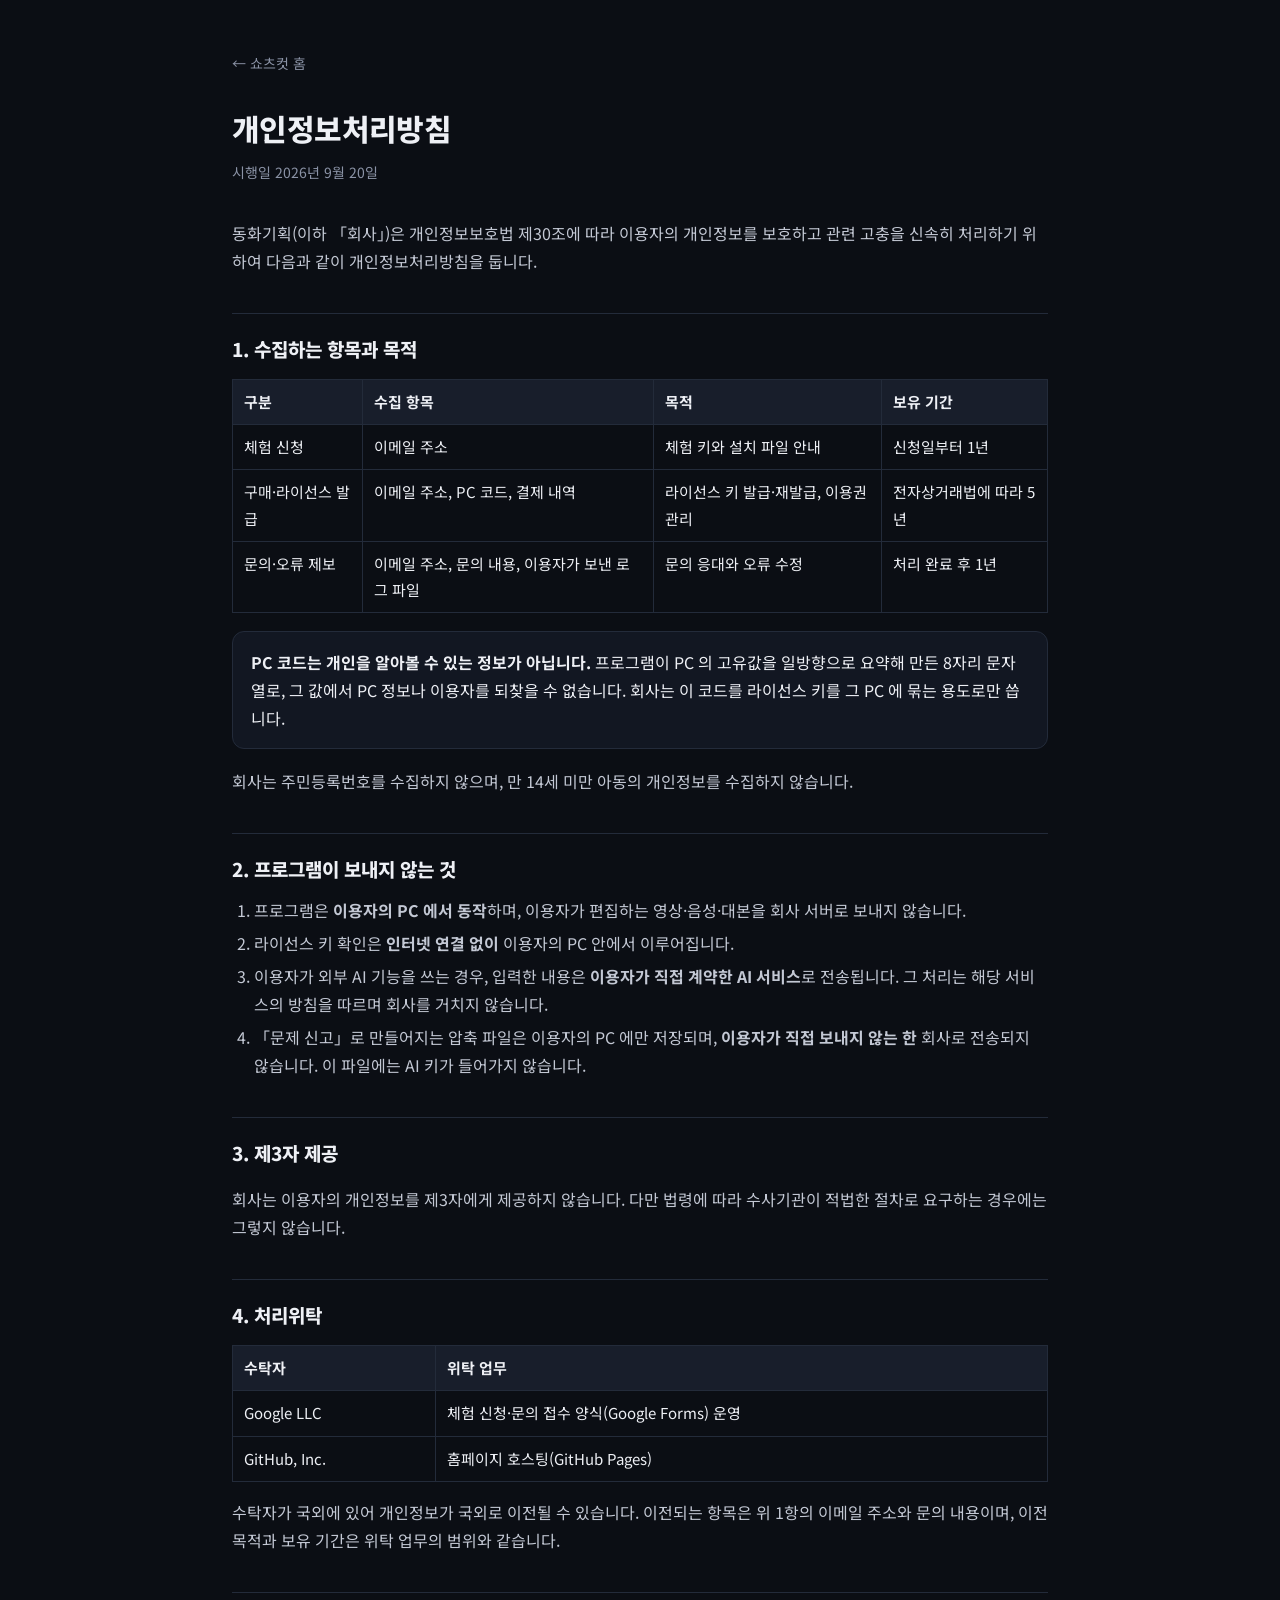
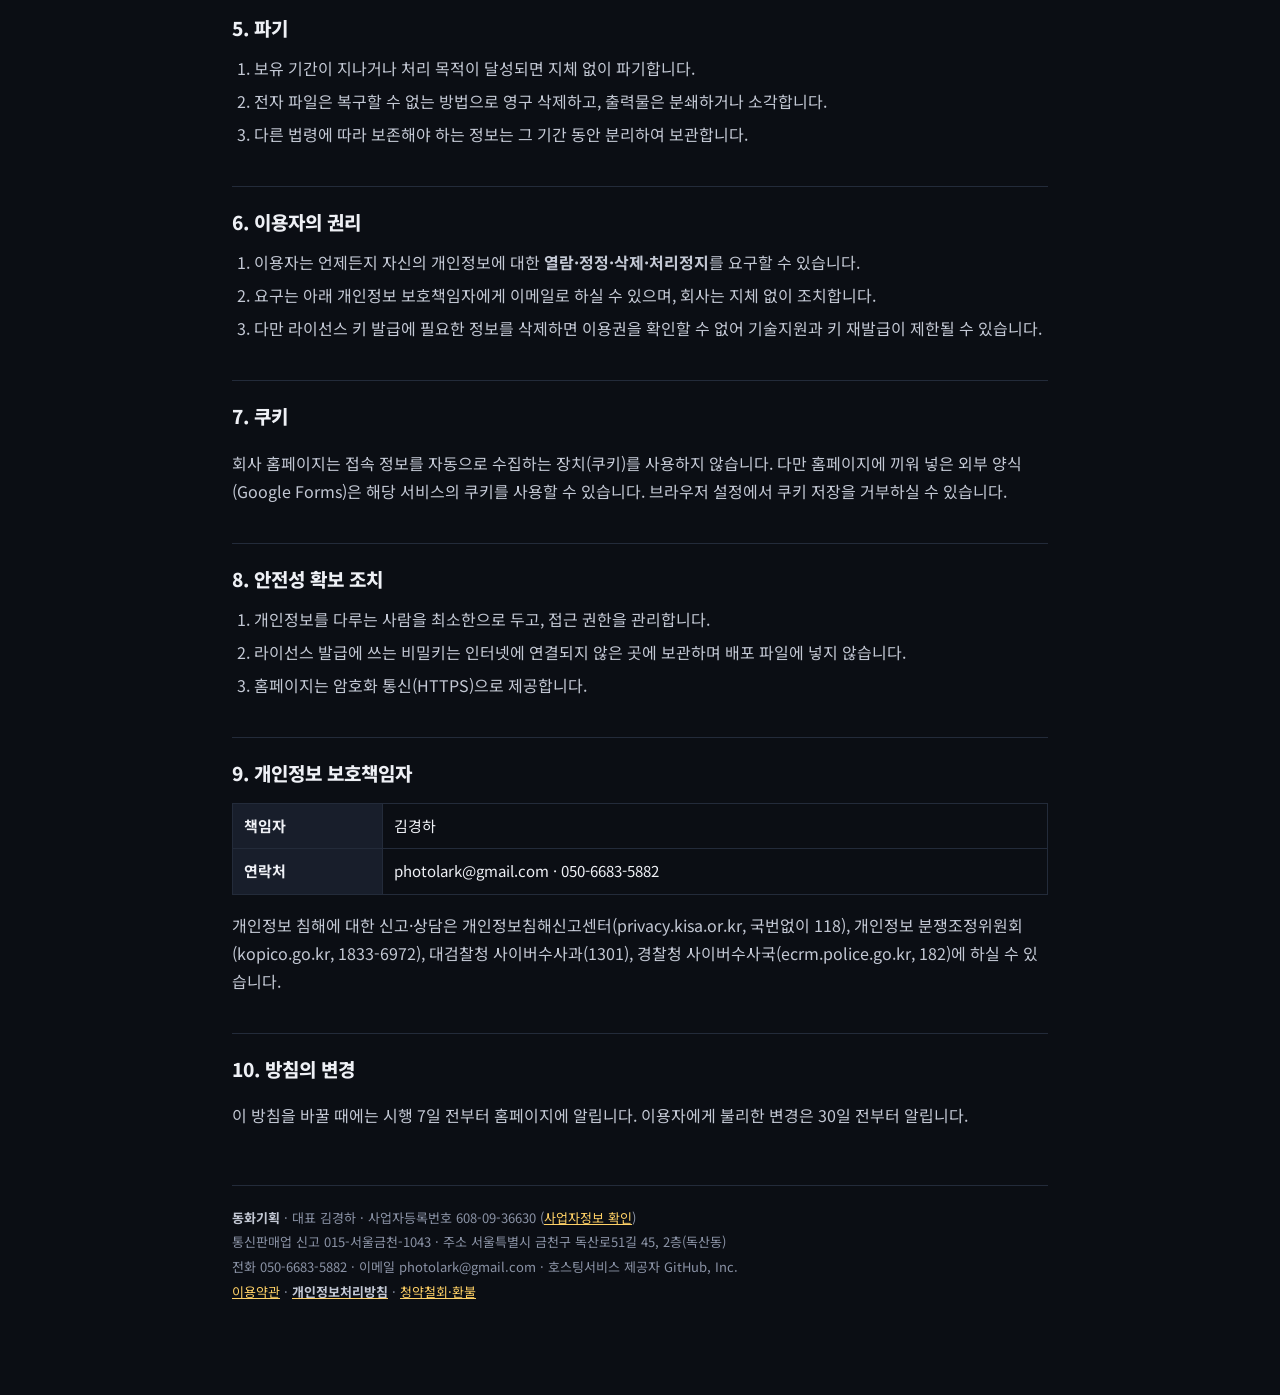
<file: privacy/index.html>
<!doctype html>
<html lang="ko" translate="no">
<head>
<meta charset="utf-8">
<meta name="viewport" content="width=device-width, initial-scale=1">
<title>개인정보처리방침 — 쇼츠컷</title>
<link rel="icon" href="/favicon.ico" sizes="any">
<link rel="icon" type="image/png" sizes="32x32" href="/favicon-32.png">
<link rel="icon" type="image/png" sizes="192x192" href="/icon-192.png">
<link rel="apple-touch-icon" href="/apple-touch-icon.png">
<meta name="description" content="쇼츠컷 개인정보처리방침">
<meta name="robots" content="noindex">
<link rel="canonical" href="https://shortscut.kr/privacy/">
<link rel="stylesheet" href="https://fonts.googleapis.com/css2?family=Noto+Sans+KR:wght@400;500;700;800&display=swap">
<style>:root{--bg:#0b0e14;--bg2:#121722;--bg3:#181e2b;--line:#232b3a;--fg:#eef0f5;--fg2:#c3c8d4;--dim:#8b93a6;--acc:#ff5c6c;--gold:#ffd166}
*{box-sizing:border-box}html{color-scheme:dark}
body{margin:0;background:var(--bg);color:var(--fg);font-family:"Noto Sans KR","Malgun Gothic",sans-serif;line-height:1.75;font-size:16px}
.wrap{max-width:860px;margin:0 auto;padding:48px 22px 90px}
a{color:var(--gold)}
h1{font-size:30px;font-weight:800;letter-spacing:-.6px;margin:0 0 6px;text-wrap:balance}
.sub{color:var(--dim);font-size:14px;margin:0 0 34px}
h2{font-size:19px;font-weight:800;margin:38px 0 10px;padding-top:18px;border-top:1px solid var(--line);text-wrap:balance}
h3{font-size:16px;font-weight:700;margin:22px 0 6px;color:var(--fg2)}
p,li{color:var(--fg2)}
ol,ul{padding-left:22px;margin:8px 0}
li{margin:5px 0}
table{width:100%;border-collapse:collapse;margin:14px 0;font-size:15px}
th,td{border:1px solid var(--line);padding:9px 11px;text-align:left;vertical-align:top}
th{background:var(--bg3);color:var(--fg);font-weight:700;white-space:nowrap}
.box{background:var(--bg2);border:1px solid var(--line);border-radius:12px;padding:16px 18px;margin:18px 0}
.box b{color:var(--fg)}
.todo{color:#ff8a95;background:rgba(255,92,108,.12);border:1px dashed rgba(255,92,108,.5);border-radius:6px;padding:1px 7px;font-size:13px}
.back{display:inline-block;margin-bottom:26px;color:var(--dim);text-decoration:none;font-size:14px}
.back:hover{color:var(--fg)}
.foot{margin-top:56px;padding-top:20px;border-top:1px solid var(--line);color:var(--dim);font-size:13px;line-height:1.9}
.foot b{color:var(--fg2)}
@media(max-width:620px){.wrap{padding:32px 16px 70px}h1{font-size:25px}table{font-size:14px}th,td{padding:7px 8px}}
</style>
</head>
<body><div class="wrap">
<a class="back" href="/">← 쇼츠컷 홈</a>
<h1>개인정보처리방침</h1>
<p class="sub">시행일 2026년 9월 20일</p>

<p>동화기획(이하 「회사」)은 개인정보보호법 제30조에 따라 이용자의 개인정보를 보호하고
관련 고충을 신속히 처리하기 위하여 다음과 같이 개인정보처리방침을 둡니다.</p>

<h2>1. 수집하는 항목과 목적</h2>
<table>
<tr><th>구분</th><th>수집 항목</th><th>목적</th><th>보유 기간</th></tr>
<tr><td>체험 신청</td><td>이메일 주소</td><td>체험 키와 설치 파일 안내</td><td>신청일부터 1년</td></tr>
<tr><td>구매·라이선스 발급</td><td>이메일 주소, PC 코드, 결제 내역</td>
    <td>라이선스 키 발급·재발급, 이용권 관리</td><td>전자상거래법에 따라 5년</td></tr>
<tr><td>문의·오류 제보</td><td>이메일 주소, 문의 내용, 이용자가 보낸 로그 파일</td>
    <td>문의 응대와 오류 수정</td><td>처리 완료 후 1년</td></tr>
</table>
<div class="box"><b>PC 코드는 개인을 알아볼 수 있는 정보가 아닙니다.</b> 프로그램이 PC 의 고유값을
일방향으로 요약해 만든 8자리 문자열로, 그 값에서 PC 정보나 이용자를 되찾을 수 없습니다.
회사는 이 코드를 라이선스 키를 그 PC 에 묶는 용도로만 씁니다.</div>
<p>회사는 주민등록번호를 수집하지 않으며, 만 14세 미만 아동의 개인정보를 수집하지 않습니다.</p>

<h2>2. 프로그램이 보내지 않는 것</h2>
<ol>
<li>프로그램은 <b>이용자의 PC 에서 동작</b>하며, 이용자가 편집하는 영상·음성·대본을
회사 서버로 보내지 않습니다.</li>
<li>라이선스 키 확인은 <b>인터넷 연결 없이</b> 이용자의 PC 안에서 이루어집니다.</li>
<li>이용자가 외부 AI 기능을 쓰는 경우, 입력한 내용은 <b>이용자가 직접 계약한 AI 서비스</b>로
전송됩니다. 그 처리는 해당 서비스의 방침을 따르며 회사를 거치지 않습니다.</li>
<li>「문제 신고」로 만들어지는 압축 파일은 이용자의 PC 에만 저장되며,
<b>이용자가 직접 보내지 않는 한</b> 회사로 전송되지 않습니다. 이 파일에는 AI 키가 들어가지 않습니다.</li>
</ol>

<h2>3. 제3자 제공</h2>
<p>회사는 이용자의 개인정보를 제3자에게 제공하지 않습니다. 다만 법령에 따라 수사기관이
적법한 절차로 요구하는 경우에는 그렇지 않습니다.</p>

<h2>4. 처리위탁</h2>
<table>
<tr><th>수탁자</th><th>위탁 업무</th></tr>
<tr><td>Google LLC</td><td>체험 신청·문의 접수 양식(Google Forms) 운영</td></tr>
<tr><td>GitHub, Inc.</td><td>홈페이지 호스팅(GitHub Pages)</td></tr>
</table>
<p>수탁자가 국외에 있어 개인정보가 국외로 이전될 수 있습니다. 이전되는 항목은 위 1항의
이메일 주소와 문의 내용이며, 이전 목적과 보유 기간은 위탁 업무의 범위와 같습니다.</p>

<h2>5. 파기</h2>
<ol>
<li>보유 기간이 지나거나 처리 목적이 달성되면 지체 없이 파기합니다.</li>
<li>전자 파일은 복구할 수 없는 방법으로 영구 삭제하고, 출력물은 분쇄하거나 소각합니다.</li>
<li>다른 법령에 따라 보존해야 하는 정보는 그 기간 동안 분리하여 보관합니다.</li>
</ol>

<h2>6. 이용자의 권리</h2>
<ol>
<li>이용자는 언제든지 자신의 개인정보에 대한 <b>열람·정정·삭제·처리정지</b>를 요구할 수 있습니다.</li>
<li>요구는 아래 개인정보 보호책임자에게 이메일로 하실 수 있으며, 회사는 지체 없이 조치합니다.</li>
<li>다만 라이선스 키 발급에 필요한 정보를 삭제하면 이용권을 확인할 수 없어
기술지원과 키 재발급이 제한될 수 있습니다.</li>
</ol>

<h2>7. 쿠키</h2>
<p>회사 홈페이지는 접속 정보를 자동으로 수집하는 장치(쿠키)를 사용하지 않습니다.
다만 홈페이지에 끼워 넣은 외부 양식(Google Forms)은 해당 서비스의 쿠키를 사용할 수 있습니다.
브라우저 설정에서 쿠키 저장을 거부하실 수 있습니다.</p>

<h2>8. 안전성 확보 조치</h2>
<ol>
<li>개인정보를 다루는 사람을 최소한으로 두고, 접근 권한을 관리합니다.</li>
<li>라이선스 발급에 쓰는 비밀키는 인터넷에 연결되지 않은 곳에 보관하며 배포 파일에 넣지 않습니다.</li>
<li>홈페이지는 암호화 통신(HTTPS)으로 제공합니다.</li>
</ol>

<h2>9. 개인정보 보호책임자</h2>
<table>
<tr><th>책임자</th><td>김경하</td></tr>
<tr><th>연락처</th><td>photolark@gmail.com · 050-6683-5882</td></tr>
</table>
<p>개인정보 침해에 대한 신고·상담은 개인정보침해신고센터(privacy.kisa.or.kr, 국번없이 118),
개인정보 분쟁조정위원회(kopico.go.kr, 1833-6972), 대검찰청 사이버수사과(1301),
경찰청 사이버수사국(ecrm.police.go.kr, 182)에 하실 수 있습니다.</p>

<h2>10. 방침의 변경</h2>
<p>이 방침을 바꿀 때에는 시행 7일 전부터 홈페이지에 알립니다. 이용자에게 불리한 변경은
30일 전부터 알립니다.</p>

<div class="foot"><b>동화기획</b> · 대표 김경하 · 사업자등록번호 608-09-36630 (<a href="https://www.ftc.go.kr/bizCommPop.do?wrkr_no=6080936630" target="_blank" rel="noopener">사업자정보 확인</a>)<br>통신판매업 신고 015-서울금천-1043 · 주소 서울특별시 금천구 독산로51길 45, 2층(독산동)<br>전화 050-6683-5882 · 이메일 photolark@gmail.com · 호스팅서비스 제공자 GitHub, Inc.<br><a href="/terms/">이용약관</a> · <a href="/privacy/"><b>개인정보처리방침</b></a> · <a href="/refund/">청약철회·환불</a></div>
</div></body>
</html>
</file>
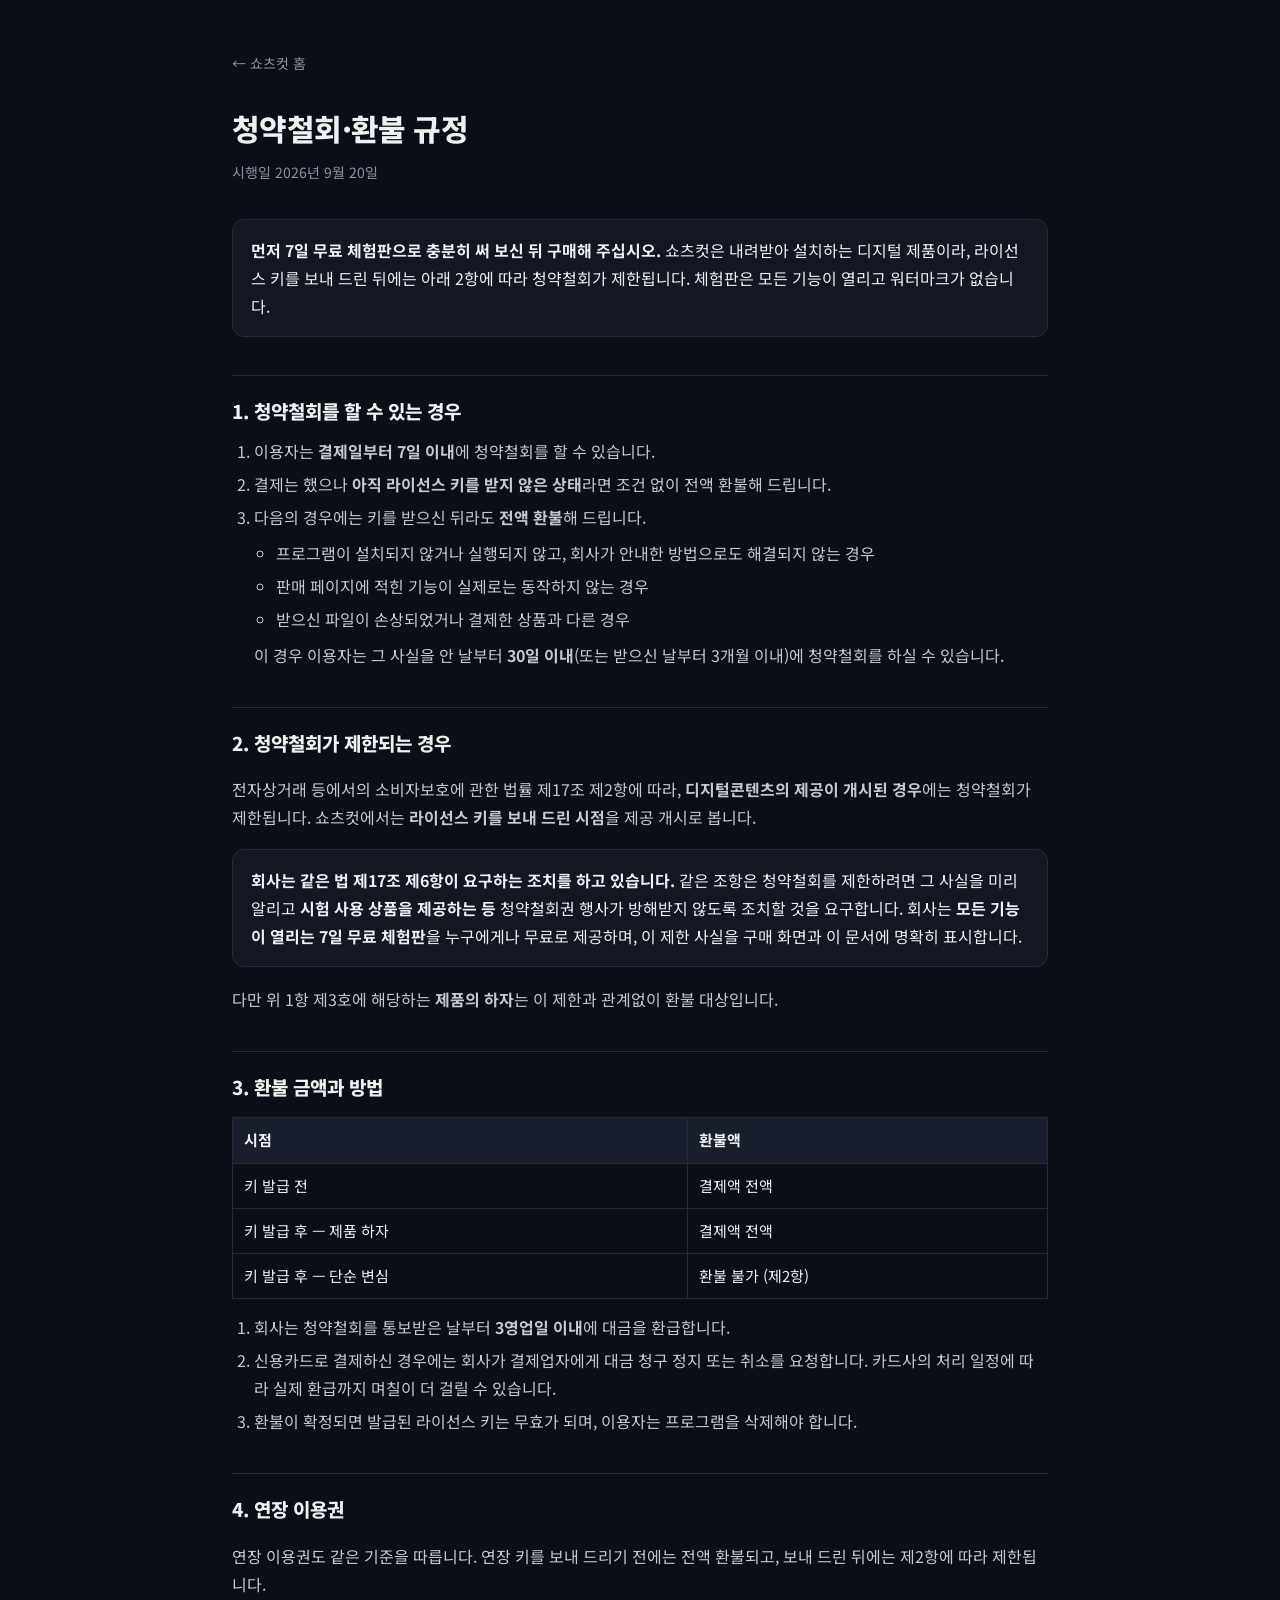
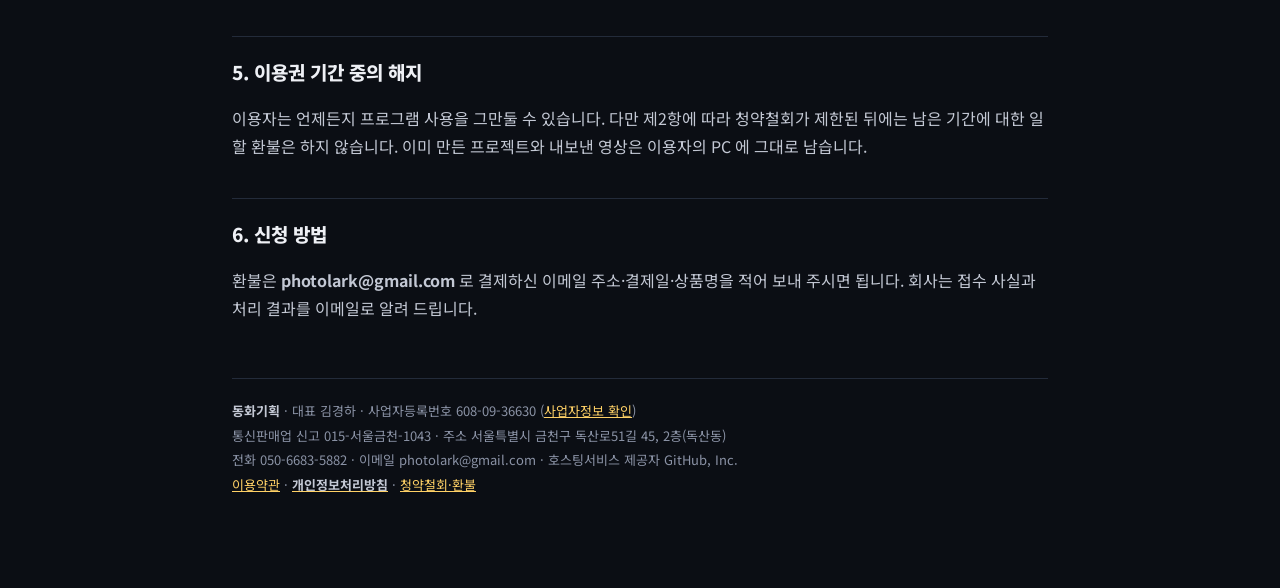
<file: refund/index.html>
<!doctype html>
<html lang="ko" translate="no">
<head>
<meta charset="utf-8">
<meta name="viewport" content="width=device-width, initial-scale=1">
<title>청약철회·환불 규정 — 쇼츠컷</title>
<link rel="icon" href="/favicon.ico" sizes="any">
<link rel="icon" type="image/png" sizes="32x32" href="/favicon-32.png">
<link rel="icon" type="image/png" sizes="192x192" href="/icon-192.png">
<link rel="apple-touch-icon" href="/apple-touch-icon.png">
<meta name="description" content="쇼츠컷 청약철회 및 환불 규정">
<meta name="robots" content="noindex">
<link rel="canonical" href="https://shortscut.kr/refund/">
<link rel="stylesheet" href="https://fonts.googleapis.com/css2?family=Noto+Sans+KR:wght@400;500;700;800&display=swap">
<style>:root{--bg:#0b0e14;--bg2:#121722;--bg3:#181e2b;--line:#232b3a;--fg:#eef0f5;--fg2:#c3c8d4;--dim:#8b93a6;--acc:#ff5c6c;--gold:#ffd166}
*{box-sizing:border-box}html{color-scheme:dark}
body{margin:0;background:var(--bg);color:var(--fg);font-family:"Noto Sans KR","Malgun Gothic",sans-serif;line-height:1.75;font-size:16px}
.wrap{max-width:860px;margin:0 auto;padding:48px 22px 90px}
a{color:var(--gold)}
h1{font-size:30px;font-weight:800;letter-spacing:-.6px;margin:0 0 6px;text-wrap:balance}
.sub{color:var(--dim);font-size:14px;margin:0 0 34px}
h2{font-size:19px;font-weight:800;margin:38px 0 10px;padding-top:18px;border-top:1px solid var(--line);text-wrap:balance}
h3{font-size:16px;font-weight:700;margin:22px 0 6px;color:var(--fg2)}
p,li{color:var(--fg2)}
ol,ul{padding-left:22px;margin:8px 0}
li{margin:5px 0}
table{width:100%;border-collapse:collapse;margin:14px 0;font-size:15px}
th,td{border:1px solid var(--line);padding:9px 11px;text-align:left;vertical-align:top}
th{background:var(--bg3);color:var(--fg);font-weight:700;white-space:nowrap}
.box{background:var(--bg2);border:1px solid var(--line);border-radius:12px;padding:16px 18px;margin:18px 0}
.box b{color:var(--fg)}
.todo{color:#ff8a95;background:rgba(255,92,108,.12);border:1px dashed rgba(255,92,108,.5);border-radius:6px;padding:1px 7px;font-size:13px}
.back{display:inline-block;margin-bottom:26px;color:var(--dim);text-decoration:none;font-size:14px}
.back:hover{color:var(--fg)}
.foot{margin-top:56px;padding-top:20px;border-top:1px solid var(--line);color:var(--dim);font-size:13px;line-height:1.9}
.foot b{color:var(--fg2)}
@media(max-width:620px){.wrap{padding:32px 16px 70px}h1{font-size:25px}table{font-size:14px}th,td{padding:7px 8px}}
</style>
</head>
<body><div class="wrap">
<a class="back" href="/">← 쇼츠컷 홈</a>
<h1>청약철회·환불 규정</h1>
<p class="sub">시행일 2026년 9월 20일</p>

<div class="box"><b>먼저 7일 무료 체험판으로 충분히 써 보신 뒤 구매해 주십시오.</b>
쇼츠컷은 내려받아 설치하는 디지털 제품이라, 라이선스 키를 보내 드린 뒤에는
아래 2항에 따라 청약철회가 제한됩니다. 체험판은 모든 기능이 열리고 워터마크가 없습니다.</div>

<h2>1. 청약철회를 할 수 있는 경우</h2>
<ol>
<li>이용자는 <b>결제일부터 7일 이내</b>에 청약철회를 할 수 있습니다.</li>
<li>결제는 했으나 <b>아직 라이선스 키를 받지 않은 상태</b>라면 조건 없이 전액 환불해 드립니다.</li>
<li>다음의 경우에는 키를 받으신 뒤라도 <b>전액 환불</b>해 드립니다.
  <ul>
  <li>프로그램이 설치되지 않거나 실행되지 않고, 회사가 안내한 방법으로도 해결되지 않는 경우</li>
  <li>판매 페이지에 적힌 기능이 실제로는 동작하지 않는 경우</li>
  <li>받으신 파일이 손상되었거나 결제한 상품과 다른 경우</li>
  </ul>
  이 경우 이용자는 그 사실을 안 날부터 <b>30일 이내</b>(또는 받으신 날부터 3개월 이내)에
  청약철회를 하실 수 있습니다.</li>
</ol>

<h2>2. 청약철회가 제한되는 경우</h2>
<p>전자상거래 등에서의 소비자보호에 관한 법률 제17조 제2항에 따라, <b>디지털콘텐츠의 제공이
개시된 경우</b>에는 청약철회가 제한됩니다. 쇼츠컷에서는 <b>라이선스 키를 보내 드린 시점</b>을
제공 개시로 봅니다.</p>
<div class="box"><b>회사는 같은 법 제17조 제6항이 요구하는 조치를 하고 있습니다.</b>
같은 조항은 청약철회를 제한하려면 그 사실을 미리 알리고 <b>시험 사용 상품을 제공하는 등</b>
청약철회권 행사가 방해받지 않도록 조치할 것을 요구합니다. 회사는
<b>모든 기능이 열리는 7일 무료 체험판</b>을 누구에게나 무료로 제공하며, 이 제한 사실을
구매 화면과 이 문서에 명확히 표시합니다.</div>
<p>다만 위 1항 제3호에 해당하는 <b>제품의 하자</b>는 이 제한과 관계없이 환불 대상입니다.</p>

<h2>3. 환불 금액과 방법</h2>
<table>
<tr><th>시점</th><th>환불액</th></tr>
<tr><td>키 발급 전</td><td>결제액 전액</td></tr>
<tr><td>키 발급 후 — 제품 하자</td><td>결제액 전액</td></tr>
<tr><td>키 발급 후 — 단순 변심</td><td>환불 불가 (제2항)</td></tr>
</table>
<ol>
<li>회사는 청약철회를 통보받은 날부터 <b>3영업일 이내</b>에 대금을 환급합니다.</li>
<li>신용카드로 결제하신 경우에는 회사가 결제업자에게 대금 청구 정지 또는 취소를 요청합니다.
카드사의 처리 일정에 따라 실제 환급까지 며칠이 더 걸릴 수 있습니다.</li>
<li>환불이 확정되면 발급된 라이선스 키는 무효가 되며, 이용자는 프로그램을 삭제해야 합니다.</li>
</ol>

<h2>4. 연장 이용권</h2>
<p>연장 이용권도 같은 기준을 따릅니다. 연장 키를 보내 드리기 전에는 전액 환불되고,
보내 드린 뒤에는 제2항에 따라 제한됩니다.</p>

<h2>5. 이용권 기간 중의 해지</h2>
<p>이용자는 언제든지 프로그램 사용을 그만둘 수 있습니다. 다만 제2항에 따라 청약철회가 제한된
뒤에는 남은 기간에 대한 일할 환불은 하지 않습니다. 이미 만든 프로젝트와 내보낸 영상은
이용자의 PC 에 그대로 남습니다.</p>

<h2>6. 신청 방법</h2>
<p>환불은 <b>photolark@gmail.com</b> 로 결제하신 이메일 주소·결제일·상품명을 적어 보내 주시면 됩니다.
회사는 접수 사실과 처리 결과를 이메일로 알려 드립니다.</p>

<div class="foot"><b>동화기획</b> · 대표 김경하 · 사업자등록번호 608-09-36630 (<a href="https://www.ftc.go.kr/bizCommPop.do?wrkr_no=6080936630" target="_blank" rel="noopener">사업자정보 확인</a>)<br>통신판매업 신고 015-서울금천-1043 · 주소 서울특별시 금천구 독산로51길 45, 2층(독산동)<br>전화 050-6683-5882 · 이메일 photolark@gmail.com · 호스팅서비스 제공자 GitHub, Inc.<br><a href="/terms/">이용약관</a> · <a href="/privacy/"><b>개인정보처리방침</b></a> · <a href="/refund/">청약철회·환불</a></div>
</div></body>
</html>
</file>
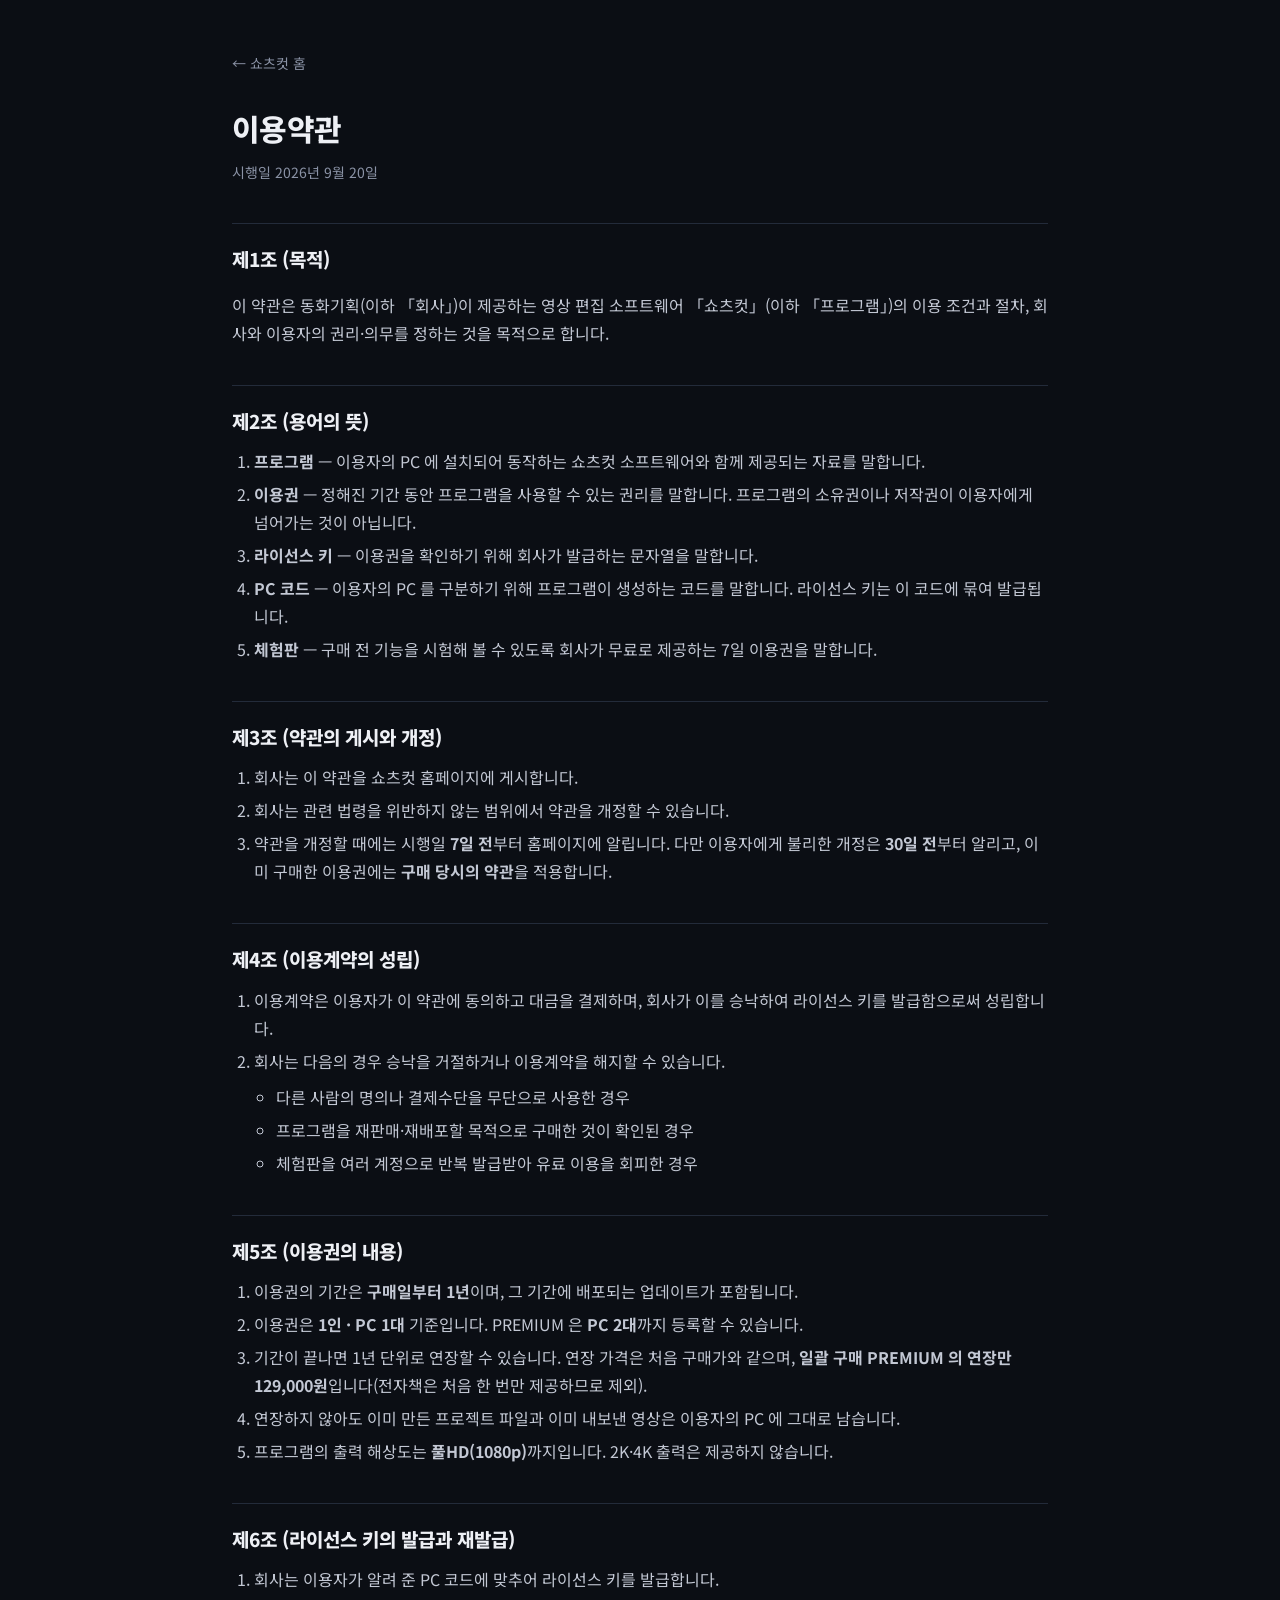
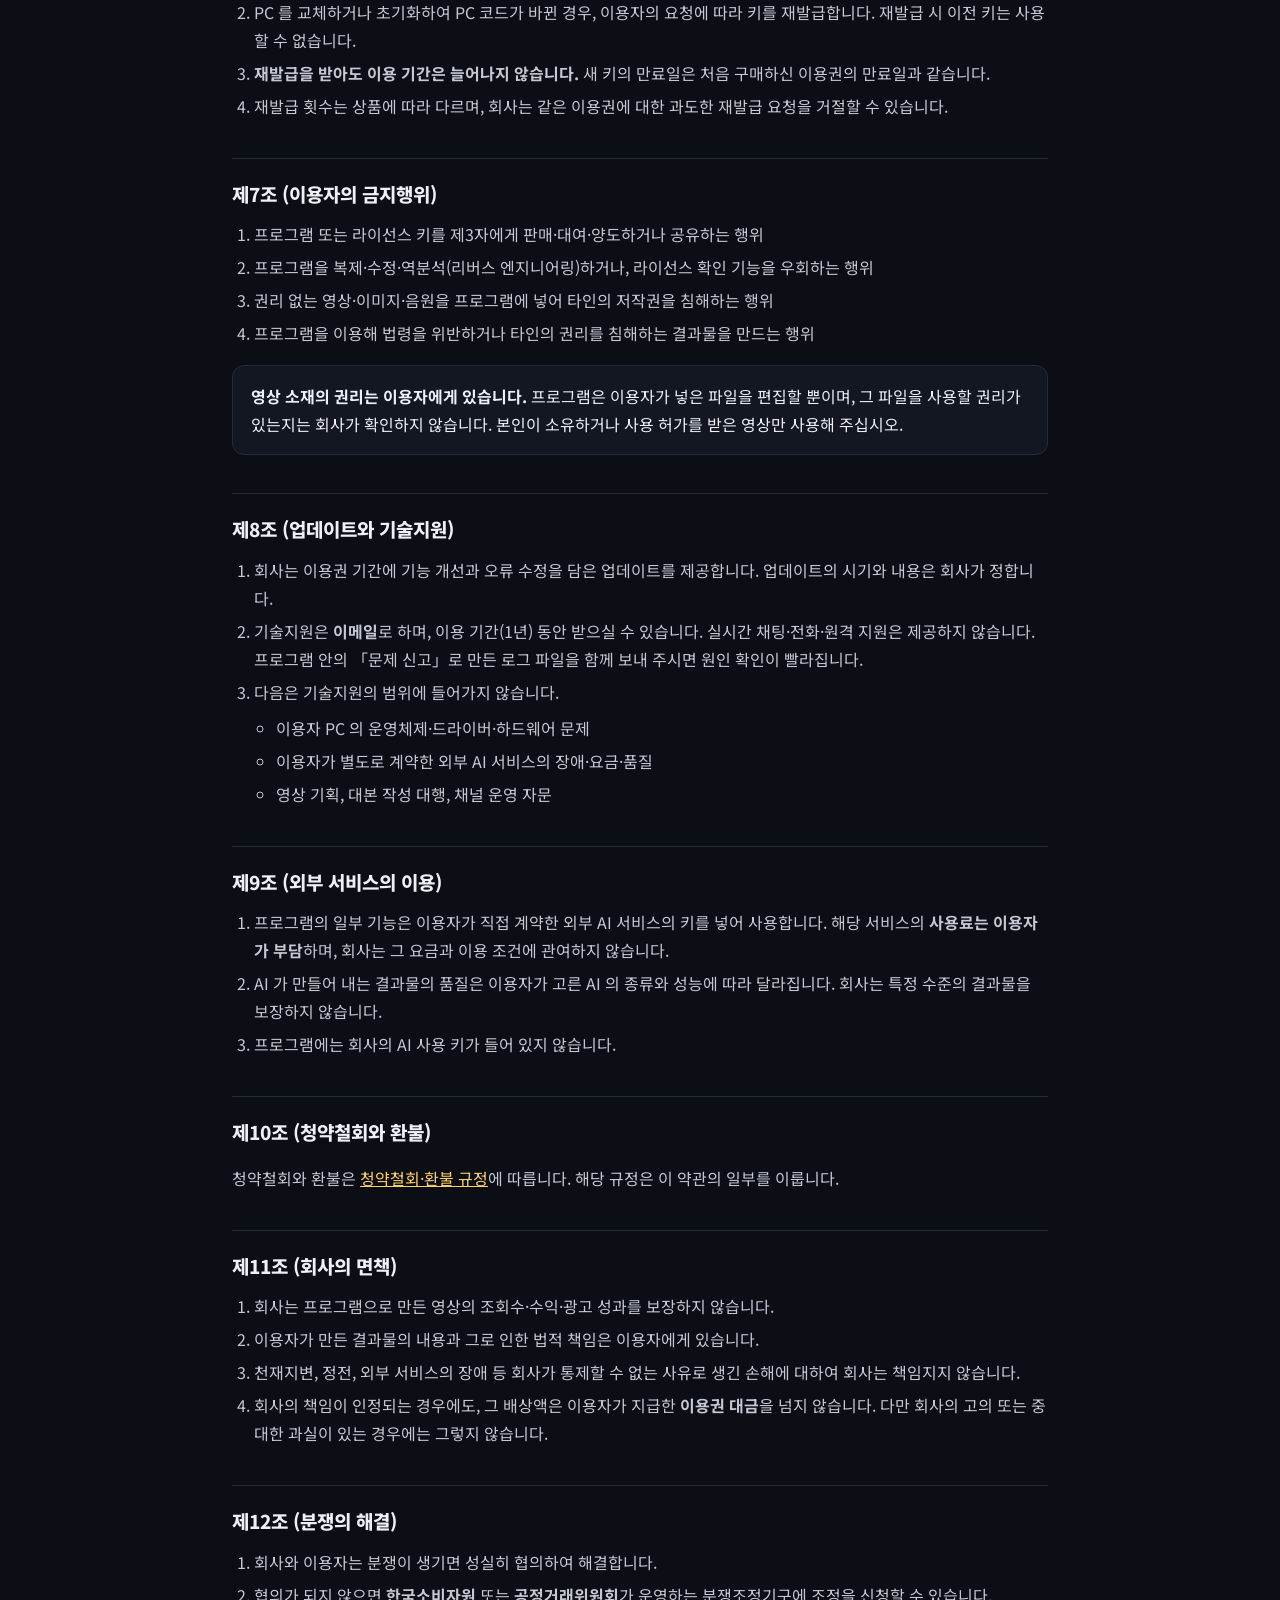
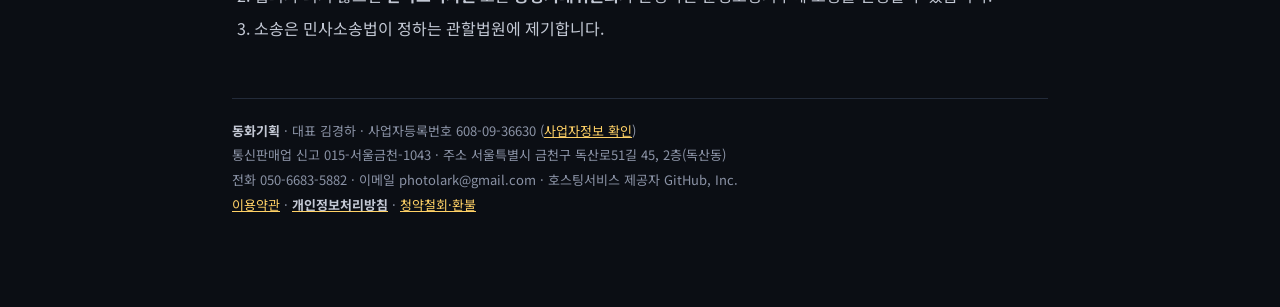
<file: terms/index.html>
<!doctype html>
<html lang="ko" translate="no">
<head>
<meta charset="utf-8">
<meta name="viewport" content="width=device-width, initial-scale=1">
<title>이용약관 — 쇼츠컷</title>
<link rel="icon" href="/favicon.ico" sizes="any">
<link rel="icon" type="image/png" sizes="32x32" href="/favicon-32.png">
<link rel="icon" type="image/png" sizes="192x192" href="/icon-192.png">
<link rel="apple-touch-icon" href="/apple-touch-icon.png">
<meta name="description" content="쇼츠컷 프로그램 이용약관">
<meta name="robots" content="noindex">
<link rel="canonical" href="https://shortscut.kr/terms/">
<link rel="stylesheet" href="https://fonts.googleapis.com/css2?family=Noto+Sans+KR:wght@400;500;700;800&display=swap">
<style>:root{--bg:#0b0e14;--bg2:#121722;--bg3:#181e2b;--line:#232b3a;--fg:#eef0f5;--fg2:#c3c8d4;--dim:#8b93a6;--acc:#ff5c6c;--gold:#ffd166}
*{box-sizing:border-box}html{color-scheme:dark}
body{margin:0;background:var(--bg);color:var(--fg);font-family:"Noto Sans KR","Malgun Gothic",sans-serif;line-height:1.75;font-size:16px}
.wrap{max-width:860px;margin:0 auto;padding:48px 22px 90px}
a{color:var(--gold)}
h1{font-size:30px;font-weight:800;letter-spacing:-.6px;margin:0 0 6px;text-wrap:balance}
.sub{color:var(--dim);font-size:14px;margin:0 0 34px}
h2{font-size:19px;font-weight:800;margin:38px 0 10px;padding-top:18px;border-top:1px solid var(--line);text-wrap:balance}
h3{font-size:16px;font-weight:700;margin:22px 0 6px;color:var(--fg2)}
p,li{color:var(--fg2)}
ol,ul{padding-left:22px;margin:8px 0}
li{margin:5px 0}
table{width:100%;border-collapse:collapse;margin:14px 0;font-size:15px}
th,td{border:1px solid var(--line);padding:9px 11px;text-align:left;vertical-align:top}
th{background:var(--bg3);color:var(--fg);font-weight:700;white-space:nowrap}
.box{background:var(--bg2);border:1px solid var(--line);border-radius:12px;padding:16px 18px;margin:18px 0}
.box b{color:var(--fg)}
.todo{color:#ff8a95;background:rgba(255,92,108,.12);border:1px dashed rgba(255,92,108,.5);border-radius:6px;padding:1px 7px;font-size:13px}
.back{display:inline-block;margin-bottom:26px;color:var(--dim);text-decoration:none;font-size:14px}
.back:hover{color:var(--fg)}
.foot{margin-top:56px;padding-top:20px;border-top:1px solid var(--line);color:var(--dim);font-size:13px;line-height:1.9}
.foot b{color:var(--fg2)}
@media(max-width:620px){.wrap{padding:32px 16px 70px}h1{font-size:25px}table{font-size:14px}th,td{padding:7px 8px}}
</style>
</head>
<body><div class="wrap">
<a class="back" href="/">← 쇼츠컷 홈</a>
<h1>이용약관</h1>
<p class="sub">시행일 2026년 9월 20일</p>

<h2>제1조 (목적)</h2>
<p>이 약관은 동화기획(이하 「회사」)이 제공하는 영상 편집 소프트웨어 「쇼츠컷」(이하 「프로그램」)의
이용 조건과 절차, 회사와 이용자의 권리·의무를 정하는 것을 목적으로 합니다.</p>

<h2>제2조 (용어의 뜻)</h2>
<ol>
<li><b>프로그램</b> — 이용자의 PC 에 설치되어 동작하는 쇼츠컷 소프트웨어와 함께 제공되는 자료를 말합니다.</li>
<li><b>이용권</b> — 정해진 기간 동안 프로그램을 사용할 수 있는 권리를 말합니다. 프로그램의 소유권이나
저작권이 이용자에게 넘어가는 것이 아닙니다.</li>
<li><b>라이선스 키</b> — 이용권을 확인하기 위해 회사가 발급하는 문자열을 말합니다.</li>
<li><b>PC 코드</b> — 이용자의 PC 를 구분하기 위해 프로그램이 생성하는 코드를 말합니다.
라이선스 키는 이 코드에 묶여 발급됩니다.</li>
<li><b>체험판</b> — 구매 전 기능을 시험해 볼 수 있도록 회사가 무료로 제공하는 7일 이용권을 말합니다.</li>
</ol>

<h2>제3조 (약관의 게시와 개정)</h2>
<ol>
<li>회사는 이 약관을 쇼츠컷 홈페이지에 게시합니다.</li>
<li>회사는 관련 법령을 위반하지 않는 범위에서 약관을 개정할 수 있습니다.</li>
<li>약관을 개정할 때에는 시행일 <b>7일 전</b>부터 홈페이지에 알립니다. 다만 이용자에게 불리한 개정은
<b>30일 전</b>부터 알리고, 이미 구매한 이용권에는 <b>구매 당시의 약관</b>을 적용합니다.</li>
</ol>

<h2>제4조 (이용계약의 성립)</h2>
<ol>
<li>이용계약은 이용자가 이 약관에 동의하고 대금을 결제하며, 회사가 이를 승낙하여
라이선스 키를 발급함으로써 성립합니다.</li>
<li>회사는 다음의 경우 승낙을 거절하거나 이용계약을 해지할 수 있습니다.
  <ul>
  <li>다른 사람의 명의나 결제수단을 무단으로 사용한 경우</li>
  <li>프로그램을 재판매·재배포할 목적으로 구매한 것이 확인된 경우</li>
  <li>체험판을 여러 계정으로 반복 발급받아 유료 이용을 회피한 경우</li>
  </ul>
</li>
</ol>

<h2>제5조 (이용권의 내용)</h2>
<ol>
<li>이용권의 기간은 <b>구매일부터 1년</b>이며, 그 기간에 배포되는 업데이트가 포함됩니다.</li>
<li>이용권은 <b>1인 · PC 1대</b> 기준입니다. PREMIUM 은 <b>PC 2대</b>까지 등록할 수 있습니다.</li>
<li>기간이 끝나면 1년 단위로 연장할 수 있습니다. 연장 가격은 처음 구매가와 같으며,
<b>일괄 구매 PREMIUM 의 연장만 129,000원</b>입니다(전자책은 처음 한 번만 제공하므로 제외).</li>
<li>연장하지 않아도 이미 만든 프로젝트 파일과 이미 내보낸 영상은 이용자의 PC 에 그대로 남습니다.</li>
<li>프로그램의 출력 해상도는 <b>풀HD(1080p)</b>까지입니다. 2K·4K 출력은 제공하지 않습니다.</li>
</ol>

<h2>제6조 (라이선스 키의 발급과 재발급)</h2>
<ol>
<li>회사는 이용자가 알려 준 PC 코드에 맞추어 라이선스 키를 발급합니다.</li>
<li>PC 를 교체하거나 초기화하여 PC 코드가 바뀐 경우, 이용자의 요청에 따라 키를 재발급합니다.
재발급 시 이전 키는 사용할 수 없습니다.</li>
<li><b>재발급을 받아도 이용 기간은 늘어나지 않습니다.</b> 새 키의 만료일은 처음 구매하신
이용권의 만료일과 같습니다.</li>
<li>재발급 횟수는 상품에 따라 다르며, 회사는 같은 이용권에 대한 과도한 재발급 요청을
거절할 수 있습니다.</li>
</ol>

<h2>제7조 (이용자의 금지행위)</h2>
<ol>
<li>프로그램 또는 라이선스 키를 제3자에게 판매·대여·양도하거나 공유하는 행위</li>
<li>프로그램을 복제·수정·역분석(리버스 엔지니어링)하거나, 라이선스 확인 기능을 우회하는 행위</li>
<li>권리 없는 영상·이미지·음원을 프로그램에 넣어 타인의 저작권을 침해하는 행위</li>
<li>프로그램을 이용해 법령을 위반하거나 타인의 권리를 침해하는 결과물을 만드는 행위</li>
</ol>
<div class="box"><b>영상 소재의 권리는 이용자에게 있습니다.</b> 프로그램은 이용자가 넣은 파일을
편집할 뿐이며, 그 파일을 사용할 권리가 있는지는 회사가 확인하지 않습니다.
본인이 소유하거나 사용 허가를 받은 영상만 사용해 주십시오.</div>

<h2>제8조 (업데이트와 기술지원)</h2>
<ol>
<li>회사는 이용권 기간에 기능 개선과 오류 수정을 담은 업데이트를 제공합니다.
업데이트의 시기와 내용은 회사가 정합니다.</li>
<li>기술지원은 <b>이메일</b>로 하며, 이용 기간(1년) 동안 받으실 수 있습니다. 실시간 채팅·전화·원격 지원은 제공하지 않습니다. 프로그램 안의 「문제 신고」로 만든 로그 파일을 함께 보내 주시면 원인 확인이 빨라집니다.</li>
<li>다음은 기술지원의 범위에 들어가지 않습니다.
  <ul>
  <li>이용자 PC 의 운영체제·드라이버·하드웨어 문제</li>
  <li>이용자가 별도로 계약한 외부 AI 서비스의 장애·요금·품질</li>
  <li>영상 기획, 대본 작성 대행, 채널 운영 자문</li>
  </ul>
</li>
</ol>

<h2>제9조 (외부 서비스의 이용)</h2>
<ol>
<li>프로그램의 일부 기능은 이용자가 직접 계약한 외부 AI 서비스의 키를 넣어 사용합니다.
해당 서비스의 <b>사용료는 이용자가 부담</b>하며, 회사는 그 요금과 이용 조건에 관여하지 않습니다.</li>
<li>AI 가 만들어 내는 결과물의 품질은 이용자가 고른 AI 의 종류와 성능에 따라 달라집니다.
회사는 특정 수준의 결과물을 보장하지 않습니다.</li>
<li>프로그램에는 회사의 AI 사용 키가 들어 있지 않습니다.</li>
</ol>

<h2>제10조 (청약철회와 환불)</h2>
<p>청약철회와 환불은 <a href="/refund/">청약철회·환불 규정</a>에 따릅니다.
해당 규정은 이 약관의 일부를 이룹니다.</p>

<h2>제11조 (회사의 면책)</h2>
<ol>
<li>회사는 프로그램으로 만든 영상의 조회수·수익·광고 성과를 보장하지 않습니다.</li>
<li>이용자가 만든 결과물의 내용과 그로 인한 법적 책임은 이용자에게 있습니다.</li>
<li>천재지변, 정전, 외부 서비스의 장애 등 회사가 통제할 수 없는 사유로 생긴 손해에 대하여
회사는 책임지지 않습니다.</li>
<li>회사의 책임이 인정되는 경우에도, 그 배상액은 이용자가 지급한 <b>이용권 대금</b>을 넘지 않습니다.
다만 회사의 고의 또는 중대한 과실이 있는 경우에는 그렇지 않습니다.</li>
</ol>

<h2>제12조 (분쟁의 해결)</h2>
<ol>
<li>회사와 이용자는 분쟁이 생기면 성실히 협의하여 해결합니다.</li>
<li>협의가 되지 않으면 <b>한국소비자원</b> 또는 <b>공정거래위원회</b>가 운영하는 분쟁조정기구에
조정을 신청할 수 있습니다.</li>
<li>소송은 민사소송법이 정하는 관할법원에 제기합니다.</li>
</ol>

<div class="foot"><b>동화기획</b> · 대표 김경하 · 사업자등록번호 608-09-36630 (<a href="https://www.ftc.go.kr/bizCommPop.do?wrkr_no=6080936630" target="_blank" rel="noopener">사업자정보 확인</a>)<br>통신판매업 신고 015-서울금천-1043 · 주소 서울특별시 금천구 독산로51길 45, 2층(독산동)<br>전화 050-6683-5882 · 이메일 photolark@gmail.com · 호스팅서비스 제공자 GitHub, Inc.<br><a href="/terms/">이용약관</a> · <a href="/privacy/"><b>개인정보처리방침</b></a> · <a href="/refund/">청약철회·환불</a></div>
</div></body>
</html>
</file>
